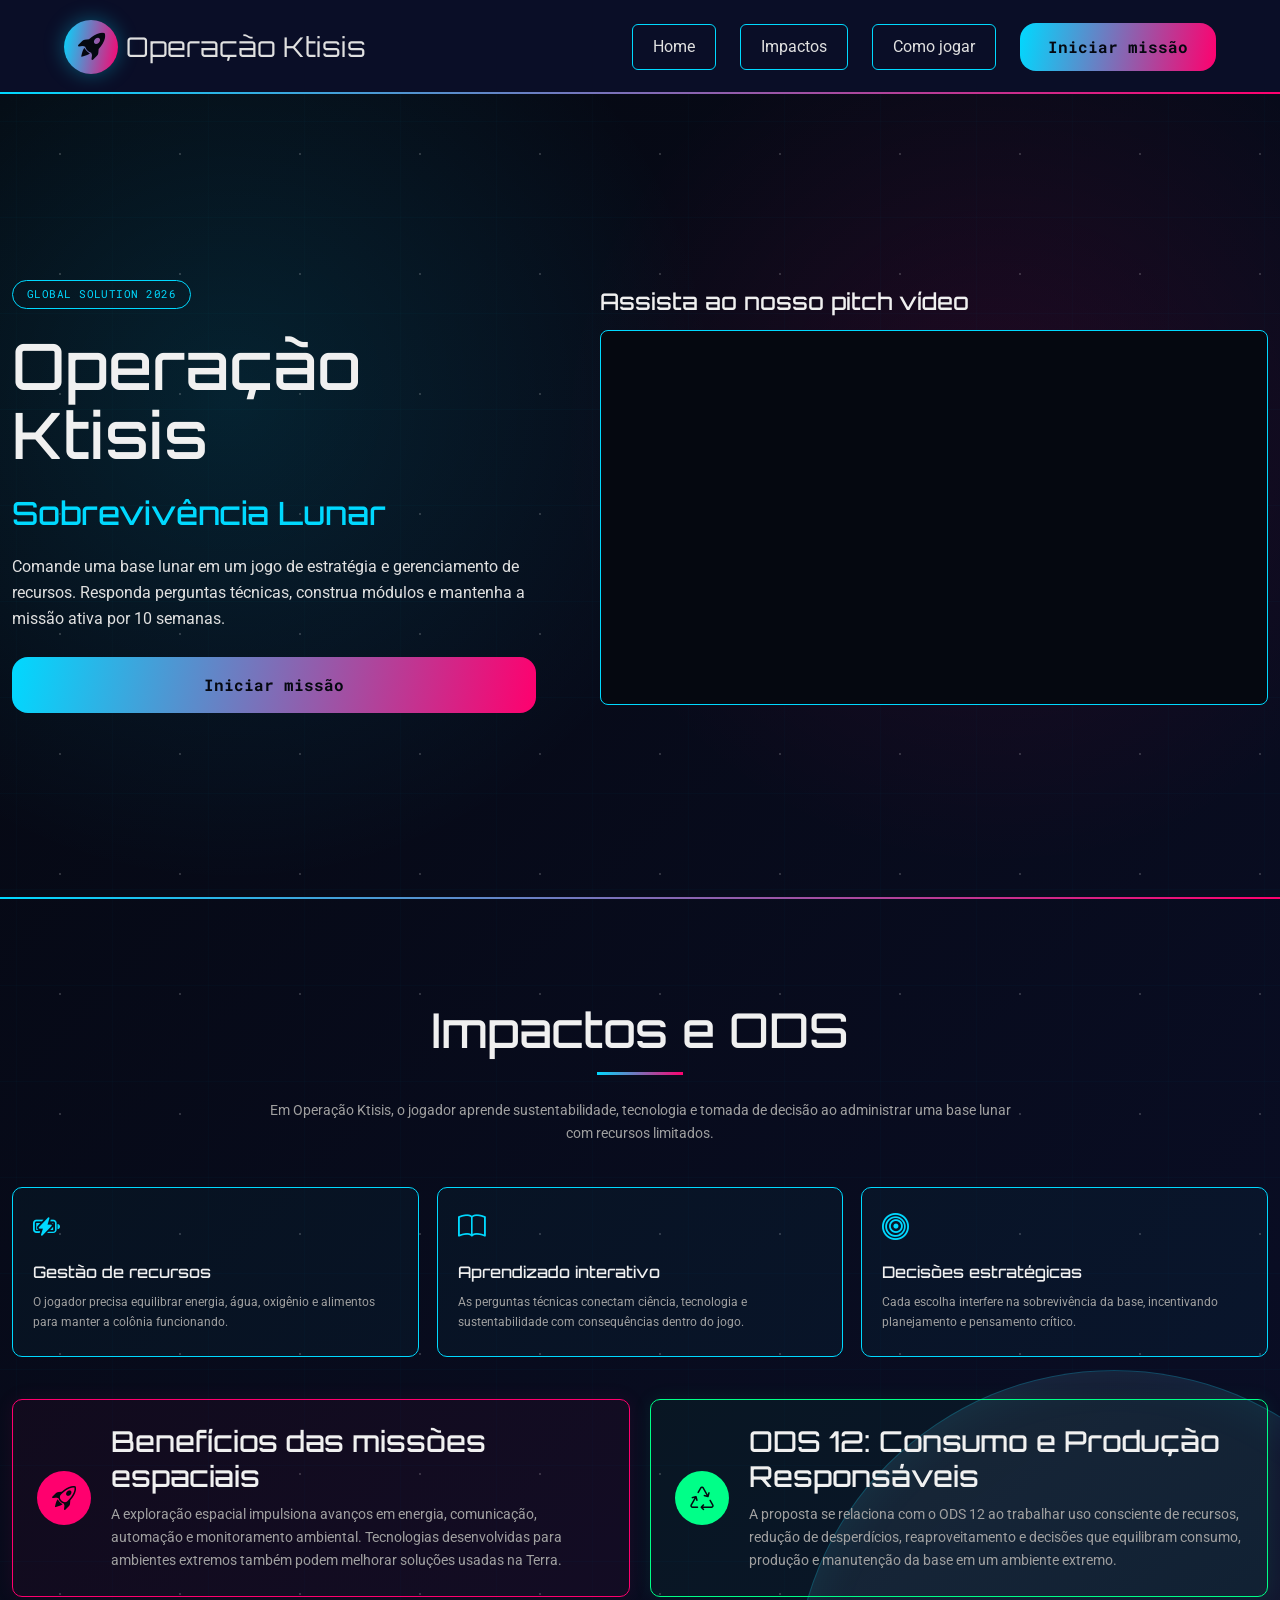
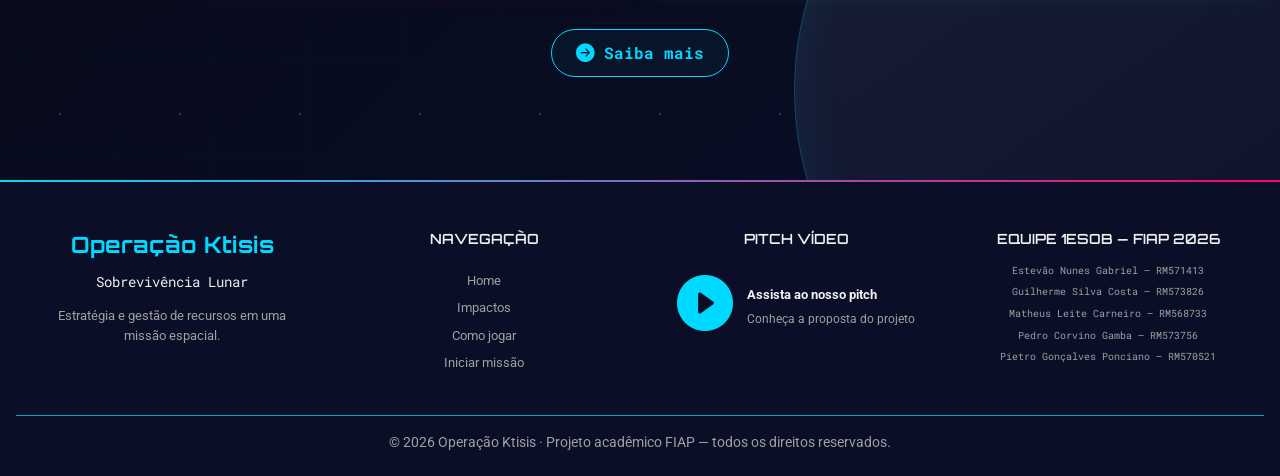
<file: index.html>
<!doctype html>
<html lang="pt-br">
  <head>
    <meta charset="UTF-8" />
    <meta name="viewport" content="width=device-width, initial-scale=1.0" />
    <link
      rel="stylesheet"
      href="https://cdn.jsdelivr.net/npm/bootstrap-icons@1.13.1/font/bootstrap-icons.min.css"
    />
    <link
      href="https://cdn.jsdelivr.net/npm/bootstrap@5.3.8/dist/css/bootstrap.min.css"
      rel="stylesheet"
      integrity="sha384-sRIl4kxILFvY47J16cr9ZwB07vP4J8+LH7qKQnuqkuIAvNWLzeN8tE5YBujZqJLB"
      crossorigin="anonymous"
    />
    <link
      rel="icon"
      type="image/svg+xml"
      href="./src/assets/imgs/favicon.svg"
    />
    <link rel="stylesheet" href="./src/css/home.css" />
    <title>Operação Ktisis - Sobrevivência Lunar</title>
  </head>
  <body>
    <header class="borda-gradient-bottom">
      <div class="logo">
        <i class="bi bi-rocket-takeoff-fill logo-icone"></i>
        <p class="logo-texto">Operação Ktisis</p>
      </div>

      <button
        class="menu-hamburguer"
        id="menu-icone"
        type="button"
        aria-label="Abrir menu"
        aria-expanded="false"
      >
        <span></span>
        <span></span>
        <span></span>
      </button>

      <nav id="nav-menu">
        <ul>
          <li><a href="./index.html" class="nav-section">Home</a></li>
          <li>
            <a href="./src/pages/impactos.html" class="nav-section">Impactos</a>
          </li>
          <li>
            <a href="./src/pages/comoJogar.html" class="nav-section"
              >Como jogar</a
            >
          </li>
          <li>
            <a
              href="./src/pages/game-pages/briefing.html"
              class="nav-section botao-iniciar"
              data-game-start
              >Iniciar missão</a
            >
          </li>
        </ul>
      </nav>
    </header>

    <main class="fundo-espacial">
      <div class="container">
        <section class="hero-section borda-gradient-bottom">
          <div class="hero-conteudo">
            <div class="hero-info">
              <span class="hero-tag">Global Solution 2026</span>

              <h1 class="titulo-hero">Operação Ktisis</h1>

              <h2 class="subtitulo-hero">Sobrevivência Lunar</h2>

              <p class="texto-hero">
                Comande uma base lunar em um jogo de estratégia e gerenciamento
                de recursos. Responda perguntas técnicas, construa módulos e
                mantenha a missão ativa por 10 semanas.
              </p>
            </div>

            <div class="botoes-hero">
              <a
                href="./src/pages/game-pages/briefing.html"
                class="botao-iniciar"
                data-game-start
                >Iniciar missão</a
              >
            </div>
          </div>

          <div class="hero-media">
            <h2 class="hero-video-titulo">Assista ao nosso pitch vídeo</h2>

            <div class="hero-video">
              <iframe
                id="pitch-iframe"
                src="https://www.youtube-nocookie.com/embed/LyQNm26bJTY?rel=0&amp;modestbranding=1&amp;iv_load_policy=3&amp;playsinline=1"
                title="Pitch vídeo Operação Ktisis"
                loading="lazy"
                referrerpolicy="strict-origin-when-cross-origin"
                allow="
                  accelerometer;
                  autoplay;
                  clipboard-write;
                  encrypted-media;
                  gyroscope;
                  picture-in-picture;
                  web-share;
                "
                allowfullscreen
              ></iframe>

              <a
                class="hero-video-fallback"
                href="https://youtu.be/LyQNm26bJTY"
                target="_blank"
                rel="noopener noreferrer"
                aria-label="Assistir pitch vídeo Operação Ktisis no YouTube"
              >
                <img
                  src="https://img.youtube.com/vi/LyQNm26bJTY/hqdefault.jpg"
                  alt=""
                  class="hero-video-thumbnail"
                  loading="lazy"
                />
                <span class="hero-video-fallback-conteudo">
                  <span class="hero-video-play" aria-hidden="true">
                    <i class="bi bi-play-fill"></i>
                  </span>
                  <span class="hero-video-fallback-texto">
                    <strong>Assistir no YouTube</strong>
                    <small
                      >Clique aqui para abrir o vídeo no YouTube.</small
                    >
                  </span>
                </span>
              </a>
            </div>
          </div>
        </section>
      </div>

      <section class="impacto-section">
        <div class="container impacto-conteudo">
          <h2 class="titulo-section">Impactos e ODS</h2>

          <p class="impacto-descricao">
            Em Operação Ktisis, o jogador aprende sustentabilidade, tecnologia e
            tomada de decisão ao administrar uma base lunar com recursos
            limitados.
          </p>

          <div class="cards-impacto">
            <article class="card-impacto">
              <i class="bi bi-battery-charging" aria-hidden="true"></i>
              <h3>Gestão de recursos</h3>
              <p>
                O jogador precisa equilibrar energia, água, oxigênio e alimentos
                para manter a colônia funcionando.
              </p>
            </article>

            <article class="card-impacto">
              <i class="bi bi-book" aria-hidden="true"></i>
              <h3>Aprendizado interativo</h3>
              <p>
                As perguntas técnicas conectam ciência, tecnologia e
                sustentabilidade com consequências dentro do jogo.
              </p>
            </article>

            <article class="card-impacto">
              <i class="bi bi-bullseye" aria-hidden="true"></i>
              <h3>Decisões estratégicas</h3>
              <p>
                Cada escolha interfere na sobrevivência da base, incentivando
                planejamento e pensamento crítico.
              </p>
            </article>
          </div>

          <div class="destaques-impacto">
            <article class="missoes-destaque">
              <i class="bi bi-rocket-takeoff" aria-hidden="true"></i>
              <div>
                <h3>Benefícios das missões espaciais</h3>
                <p>
                  A exploração espacial impulsiona avanços em energia,
                  comunicação, automação e monitoramento ambiental. Tecnologias
                  desenvolvidas para ambientes extremos também podem melhorar
                  soluções usadas na Terra.
                </p>
              </div>
            </article>

            <article class="ods-destaque">
              <i class="bi bi-recycle" aria-hidden="true"></i>
              <div>
                <h3>ODS 12: Consumo e Produção Responsáveis</h3>
                <p>
                  A proposta se relaciona com o ODS 12 ao trabalhar uso
                  consciente de recursos, redução de desperdícios,
                  reaproveitamento e decisões que equilibram consumo, produção e
                  manutenção da base em um ambiente extremo.
                </p>
              </div>
            </article>
          </div>
          <div class="impacto-saiba-mais">
            <a href="./src/pages/impactos.html">
              <i class="bi bi-arrow-right-circle-fill" aria-hidden="true"></i>
              <span>Saiba mais</span>
            </a>
          </div>
        </div>
      </section>
    </main>

    <footer class="footer-section">
      <div class="footer-container">
        <div class="footer-grid">
          <section class="footer-marca">
            <a href="./index.html" class="footer-logo">Operação Ktisis</a>

            <p class="footer-texto-medio">Sobrevivência Lunar</p>

            <p class="footer-texto-fraco">
              Estratégia e gestão de recursos em uma missão espacial.
            </p>
          </section>

          <nav class="footer-navegacao" aria-label="Links do rodapé">
            <p class="footer-titulo">Navegação</p>
            <a href="./index.html" class="footer-navegacao-pagina">Home</a>
            <a href="./src/pages/impactos.html" class="footer-navegacao-pagina"
              >Impactos</a
            >
            <a href="./src/pages/comoJogar.html" class="footer-navegacao-pagina"
              >Como jogar</a
            >
            <a
              href="./src/pages/game-pages/briefing.html"
              class="footer-navegacao-pagina"
              data-game-start
              >Iniciar missão</a
            >
          </nav>

          <section class="footer-pitch">
            <p class="footer-titulo">Pitch vídeo</p>

            <a href="https://youtu.be/LyQNm26bJTY" target="_blank" rel="noopener noreferrer" class="footer-pitch-link">
              <i class="bi bi-play-circle-fill" aria-hidden="true"></i>
              <span>
                <strong>Assista ao nosso pitch</strong>
                <small>Conheça a proposta do projeto</small>
              </span>
            </a>
          </section>

          <section class="footer-equipe">
            <p class="footer-titulo">Equipe 1ESOB — FIAP 2026</p>
            <ul>
              <li>Estevão Nunes Gabriel — RM571413</li>
              <li>Guilherme Silva Costa — RM573826</li>
              <li>Matheus Leite Carneiro — RM568733</li>
              <li>Pedro Corvino Gamba — RM573756</li>
              <li>Pietro Gonçalves Ponciano — RM570521</li>
            </ul>
          </section>
        </div>

        <p class="footer-copyright">
          © 2026 Operação Ktisis · Projeto acadêmico FIAP — todos os direitos
          reservados.
        </p>
      </div>
    </footer>

    <script
      src="https://cdn.jsdelivr.net/npm/bootstrap@5.3.8/dist/js/bootstrap.bundle.min.js"
      integrity="sha384-FKyoEForCGlyvwx9Hj09JcYn3nv7wiPVlz7YYwJrWVcXK/BmnVDxM+D2scQbITxI"
      crossorigin="anonymous"
    ></script>
    <script src="./src/js/script.js"></script>
    <script src="./src/js/lunar_game/game-config.js"></script>
    <script src="./src/js/lunar_game/game-state.js"></script>
    <script src="./src/js/lunar_game/game.js"></script>
  </body>
</html>
</file>
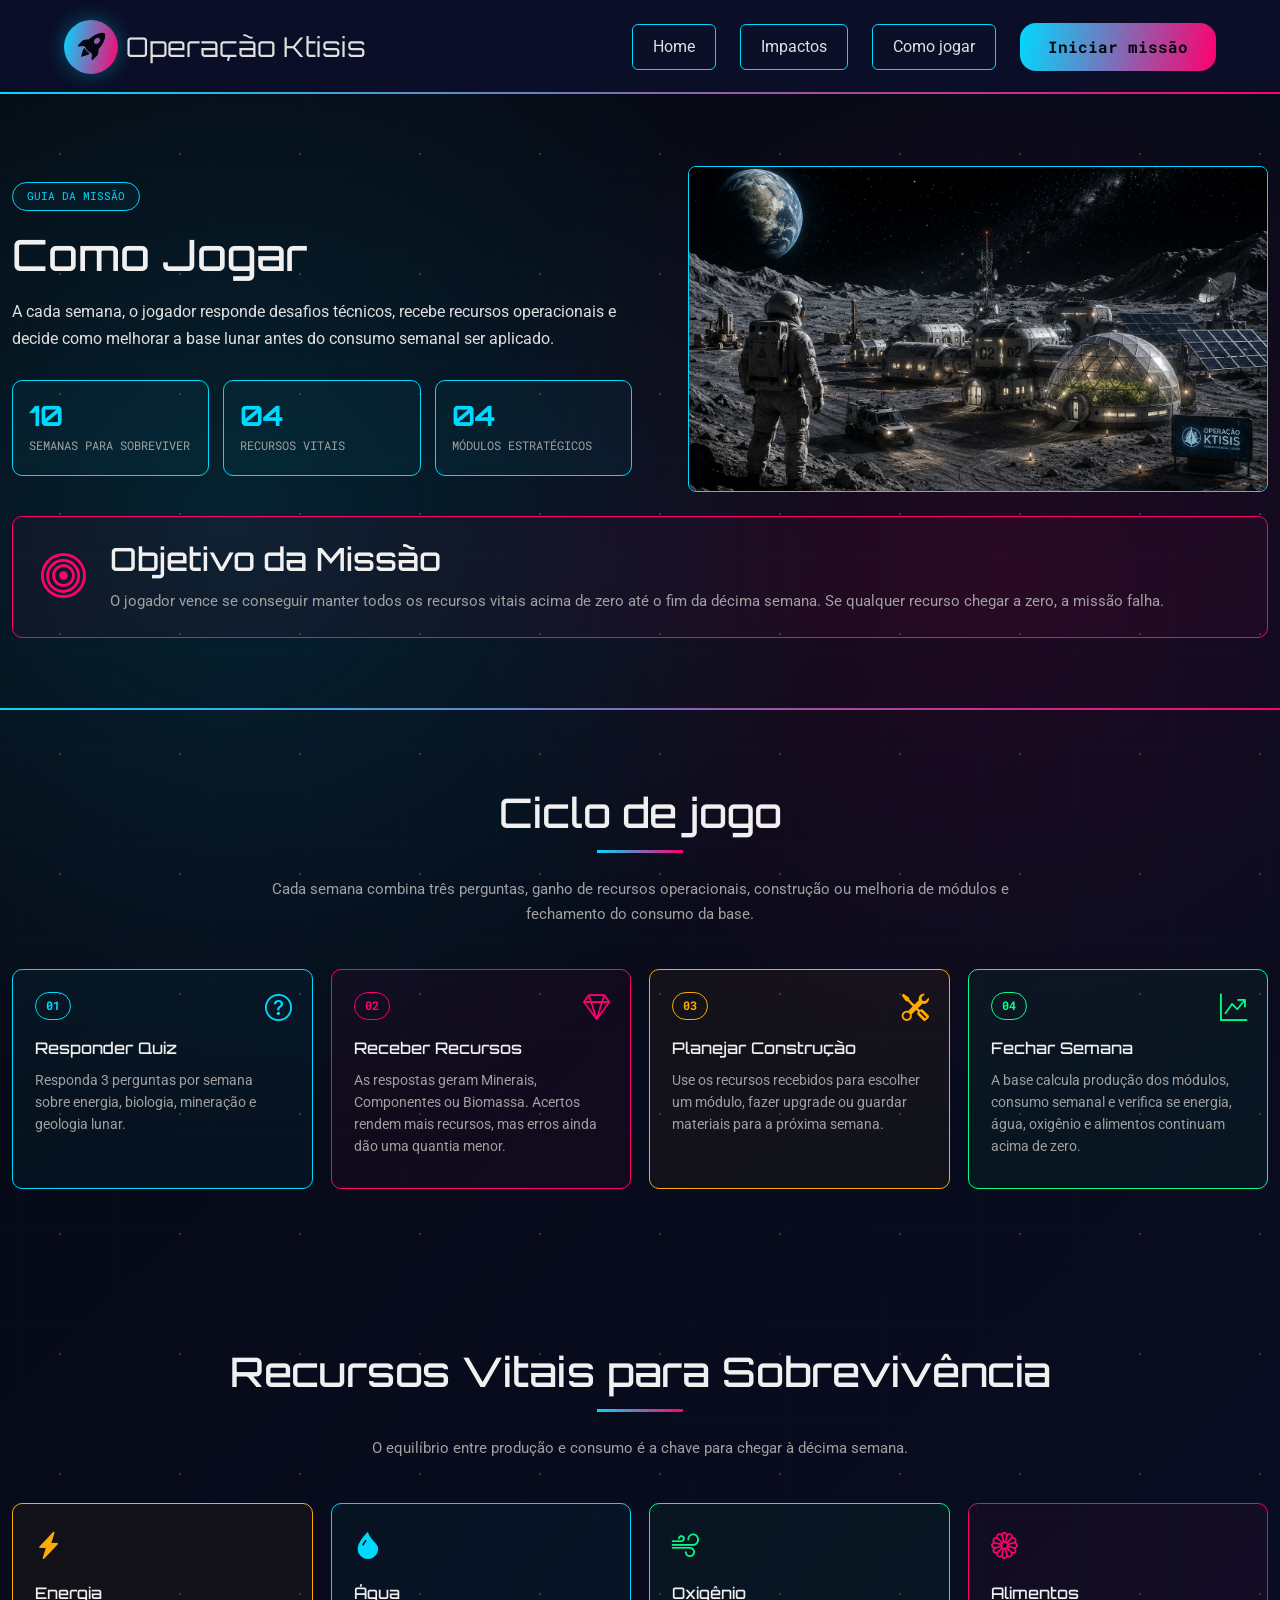
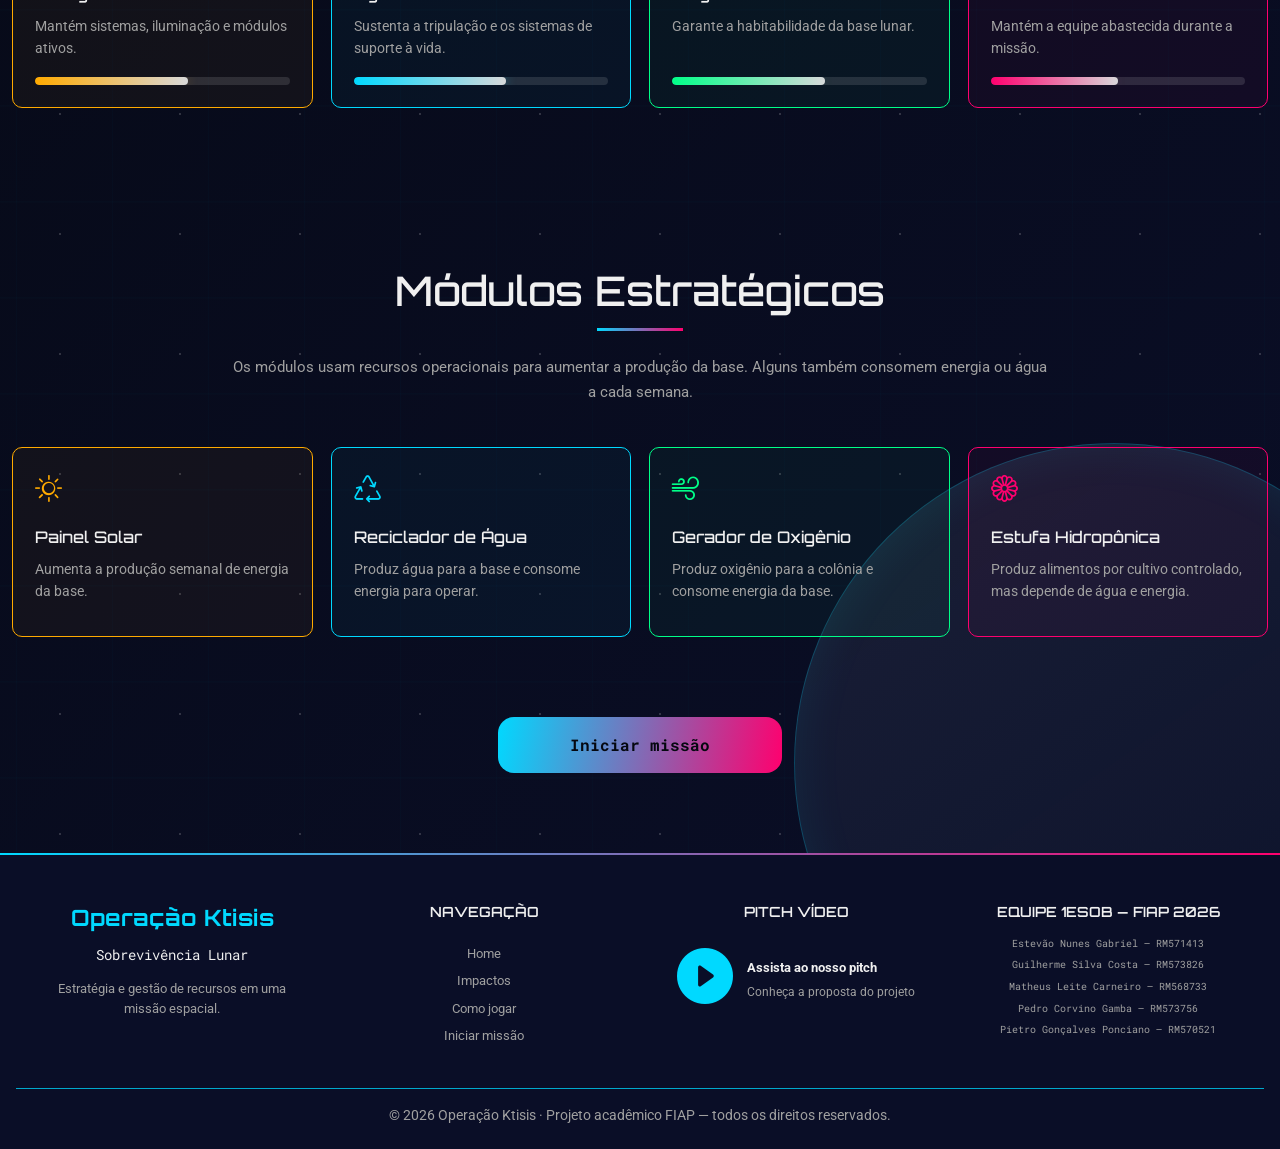
<file: src/pages/comoJogar.html>
<!doctype html>
<html lang="pt-br">
  <head>
    <meta charset="UTF-8" />
    <meta name="viewport" content="width=device-width, initial-scale=1.0" />
    <link
      rel="stylesheet"
      href="https://cdn.jsdelivr.net/npm/bootstrap-icons@1.13.1/font/bootstrap-icons.min.css"
    />
    <link
      href="https://cdn.jsdelivr.net/npm/bootstrap@5.3.8/dist/css/bootstrap.min.css"
      rel="stylesheet"
      integrity="sha384-sRIl4kxILFvY47J16cr9ZwB07vP4J8+LH7qKQnuqkuIAvNWLzeN8tE5YBujZqJLB"
      crossorigin="anonymous"
    />
    <link rel="icon" type="image/svg+xml" href="../assets/imgs/favicon.svg" />
    <link rel="stylesheet" href="../css/comoJogar.css" />
    <title>Operação Ktisis - Sobrevivência Lunar</title>
  </head>
  <body>
    <header class="borda-gradient-bottom">
      <div class="logo">
        <i class="bi bi-rocket-takeoff-fill logo-icone"></i>
        <p class="logo-texto">Operação Ktisis</p>
      </div>

      <button
        class="menu-hamburguer"
        id="menu-icone"
        type="button"
        aria-label="Abrir menu"
        aria-expanded="false"
      >
        <span></span>
        <span></span>
        <span></span>
      </button>

      <nav id="nav-menu">
        <ul>
          <li><a href="../../index.html" class="nav-section">Home</a></li>
          <li>
            <a href="./impactos.html" class="nav-section">Impactos</a>
          </li>
          <li>
            <a href="./comoJogar.html" class="nav-section">Como jogar</a>
          </li>
          <li>
            <a
              href="./game-pages/briefing.html"
              class="nav-section botao-iniciar"
              data-game-start
              >Iniciar missão</a
            >
          </li>
        </ul>
      </nav>
    </header>

    <main class="fundo-espacial">
      <div class="container">
        <section class="como-jogar-hero borda-gradient-bottom" id="como-jogar">
          <div class="como-jogar-hero-conteudo">
            <span class="como-jogar-tag">Guia da missão</span>

            <h1 class="como-jogar-titulo">Como Jogar</h1>

            <p class="como-jogar-texto">
              A cada semana, o jogador responde desafios técnicos, recebe
              recursos operacionais e decide como melhorar a base lunar antes do
              consumo semanal ser aplicado.
            </p>

            <div class="como-jogar-resumo" aria-label="Resumo da jogabilidade">
              <article>
                <strong>10</strong>
                <span>semanas para sobreviver</span>
              </article>

              <article>
                <strong>04</strong>
                <span>recursos vitais</span>
              </article>

              <article>
                <strong>04</strong>
                <span>módulos estratégicos</span>
              </article>
            </div>
          </div>

          <img
            class="como-jogar-hero-imagem"
            src="../assets/imgs/comoJogar.png"
            alt="Base lunar da missão Operação Ktisis"
          />

          <aside class="objetivo-card card-magenta" id="objetivo">
            <i class="bi bi-bullseye" aria-hidden="true"></i>
            <div>
              <h2>Objetivo da Missão</h2>
              <p>
                O jogador vence se conseguir manter todos os recursos vitais
                acima de zero até o fim da décima semana. Se qualquer recurso
                chegar a zero, a missão falha.
              </p>
            </div>
          </aside>
        </section>
      </div>

      <section class="como-jogar-section">
        <div class="container como-jogar-conteudo">
          <h2 class="como-jogar-section-titulo">Ciclo de jogo</h2>

          <p class="como-jogar-descricao">
            Cada semana combina três perguntas, ganho de recursos operacionais,
            construção ou melhoria de módulos e fechamento do consumo da base.
          </p>

          <div class="como-jogar-lista">
            <article class="como-jogar-card card-cyan">
              <span>01</span>
              <i class="bi bi-question-circle" aria-hidden="true"></i>
              <h3>Responder Quiz</h3>
              <p>
                Responda 3 perguntas por semana sobre energia, biologia,
                mineração e geologia lunar.
              </p>
            </article>

            <article class="como-jogar-card card-magenta">
              <span>02</span>
              <i class="bi bi-gem" aria-hidden="true"></i>
              <h3>Receber Recursos</h3>
              <p>
                As respostas geram Minerais, Componentes ou Biomassa. Acertos
                rendem mais recursos, mas erros ainda dão uma quantia menor.
              </p>
            </article>

            <article class="como-jogar-card card-warning">
              <span>03</span>
              <i class="bi bi-tools" aria-hidden="true"></i>
              <h3>Planejar Construção</h3>
              <p>
                Use os recursos recebidos para escolher um módulo, fazer upgrade
                ou guardar materiais para a próxima semana.
              </p>
            </article>

            <article class="como-jogar-card card-success">
              <span>04</span>
              <i class="bi bi-graph-up-arrow" aria-hidden="true"></i>
              <h3>Fechar Semana</h3>
              <p>
                A base calcula produção dos módulos, consumo semanal e verifica
                se energia, água, oxigênio e alimentos continuam acima de zero.
              </p>
            </article>
          </div>
        </div>
      </section>

      <section class="como-jogar-section" id="recursos">
        <div class="container como-jogar-conteudo">
          <h2 class="como-jogar-section-titulo">
            Recursos Vitais para Sobrevivência
          </h2>

          <p class="como-jogar-descricao">
            O equilíbrio entre produção e consumo é a chave para chegar à décima
            semana.
          </p>

          <div class="recursos-lista">
            <article class="recurso-card card-warning">
              <i class="bi bi-lightning-charge-fill" aria-hidden="true"></i>
              <h3>Energia</h3>
              <p>Mantém sistemas, iluminação e módulos ativos.</p>
              <div class="recurso-barra" aria-hidden="true">
                <span style="--progress: 60%"></span>
              </div>
            </article>

            <article class="recurso-card card-cyan">
              <i class="bi bi-droplet-fill" aria-hidden="true"></i>
              <h3>Água</h3>
              <p>Sustenta a tripulação e os sistemas de suporte à vida.</p>
              <div class="recurso-barra" aria-hidden="true">
                <span style="--progress: 60%"></span>
              </div>
            </article>

            <article class="recurso-card card-success">
              <i class="bi bi-wind" aria-hidden="true"></i>
              <h3>Oxigênio</h3>
              <p>Garante a habitabilidade da base lunar.</p>
              <div class="recurso-barra" aria-hidden="true">
                <span style="--progress: 60%"></span>
              </div>
            </article>

            <article class="recurso-card card-magenta">
              <i class="bi bi-flower1" aria-hidden="true"></i>
              <h3>Alimentos</h3>
              <p>Mantém a equipe abastecida durante a missão.</p>
              <div class="recurso-barra" aria-hidden="true">
                <span style="--progress: 50%"></span>
              </div>
            </article>
          </div>
        </div>
      </section>

      <section class="como-jogar-section" id="modulos">
        <div class="container como-jogar-conteudo">
          <h2 class="como-jogar-section-titulo">Módulos Estratégicos</h2>

          <p class="como-jogar-descricao">
            Os módulos usam recursos operacionais para aumentar a produção da
            base. Alguns também consomem energia ou água a cada semana.
          </p>

          <div class="modulos-como-jogar-lista">
            <article class="modulo-como-jogar-card card-warning">
              <i class="bi bi-sun" aria-hidden="true"></i>
              <h3>Painel Solar</h3>
              <p>Aumenta a produção semanal de energia da base.</p>
            </article>

            <article class="modulo-como-jogar-card card-cyan">
              <i class="bi bi-recycle" aria-hidden="true"></i>
              <h3>Reciclador de Água</h3>
              <p>Produz água para a base e consome energia para operar.</p>
            </article>

            <article class="modulo-como-jogar-card card-success">
              <i class="bi bi-wind" aria-hidden="true"></i>
              <h3>Gerador de Oxigênio</h3>
              <p>Produz oxigênio para a colônia e consome energia da base.</p>
            </article>

            <article class="modulo-como-jogar-card card-magenta">
              <i class="bi bi-flower1" aria-hidden="true"></i>
              <h3>Estufa Hidropônica</h3>
              <p>
                Produz alimentos por cultivo controlado, mas depende de água e
                energia.
              </p>
            </article>
          </div>
        </div>
      </section>

      <section class="como-jogar-cta-section">
        <div class="container como-jogar-cta">
          <a
            href="./game-pages/briefing.html"
            class="botao-iniciar"
            data-game-start
            >Iniciar missão</a
          >
        </div>
      </section>
    </main>

    <footer class="footer-section">
      <div class="footer-container">
        <div class="footer-grid">
          <section class="footer-marca">
            <a href="../../index.html" class="footer-logo">Operação Ktisis</a>

            <p class="footer-texto-medio">Sobrevivência Lunar</p>

            <p class="footer-texto-fraco">
              Estratégia e gestão de recursos em uma missão espacial.
            </p>
          </section>

          <nav class="footer-navegacao" aria-label="Links do rodapé">
            <p class="footer-titulo">Navegação</p>
            <a href="../../index.html" class="footer-navegacao-pagina">Home</a>
            <a href="./impactos.html" class="footer-navegacao-pagina"
              >Impactos</a
            >
            <a href="./comoJogar.html" class="footer-navegacao-pagina"
              >Como jogar</a
            >
            <a
              href="./game-pages/briefing.html"
              class="footer-navegacao-pagina"
              data-game-start
              >Iniciar missão</a
            >
          </nav>

          <section class="footer-pitch">
            <p class="footer-titulo">Pitch vídeo</p>

            <a href="https://youtu.be/LyQNm26bJTY" target="_blank" rel="noopener noreferrer" class="footer-pitch-link">
              <i class="bi bi-play-circle-fill" aria-hidden="true"></i>
              <span>
                <strong>Assista ao nosso pitch</strong>
                <small>Conheça a proposta do projeto</small>
              </span>
            </a>
          </section>

          <section class="footer-equipe">
            <p class="footer-titulo">Equipe 1ESOB — FIAP 2026</p>
            <ul>
              <li>Estevão Nunes Gabriel — RM571413</li>
              <li>Guilherme Silva Costa — RM573826</li>
              <li>Matheus Leite Carneiro — RM568733</li>
              <li>Pedro Corvino Gamba — RM573756</li>
              <li>Pietro Gonçalves Ponciano — RM570521</li>
            </ul>
          </section>
        </div>

        <p class="footer-copyright">
          © 2026 Operação Ktisis · Projeto acadêmico FIAP — todos os direitos
          reservados.
        </p>
      </div>
    </footer>

    <script
      src="https://cdn.jsdelivr.net/npm/bootstrap@5.3.8/dist/js/bootstrap.bundle.min.js"
      integrity="sha384-FKyoEForCGlyvwx9Hj09JcYn3nv7wiPVlz7YYwJrWVcXK/BmnVDxM+D2scQbITxI"
      crossorigin="anonymous"
    ></script>
    <script src="../js/script.js"></script>
    <script src="../js/lunar_game/game-config.js"></script>
    <script src="../js/lunar_game/game-state.js"></script>
    <script src="../js/lunar_game/game.js"></script>
  </body>
</html>
</file>
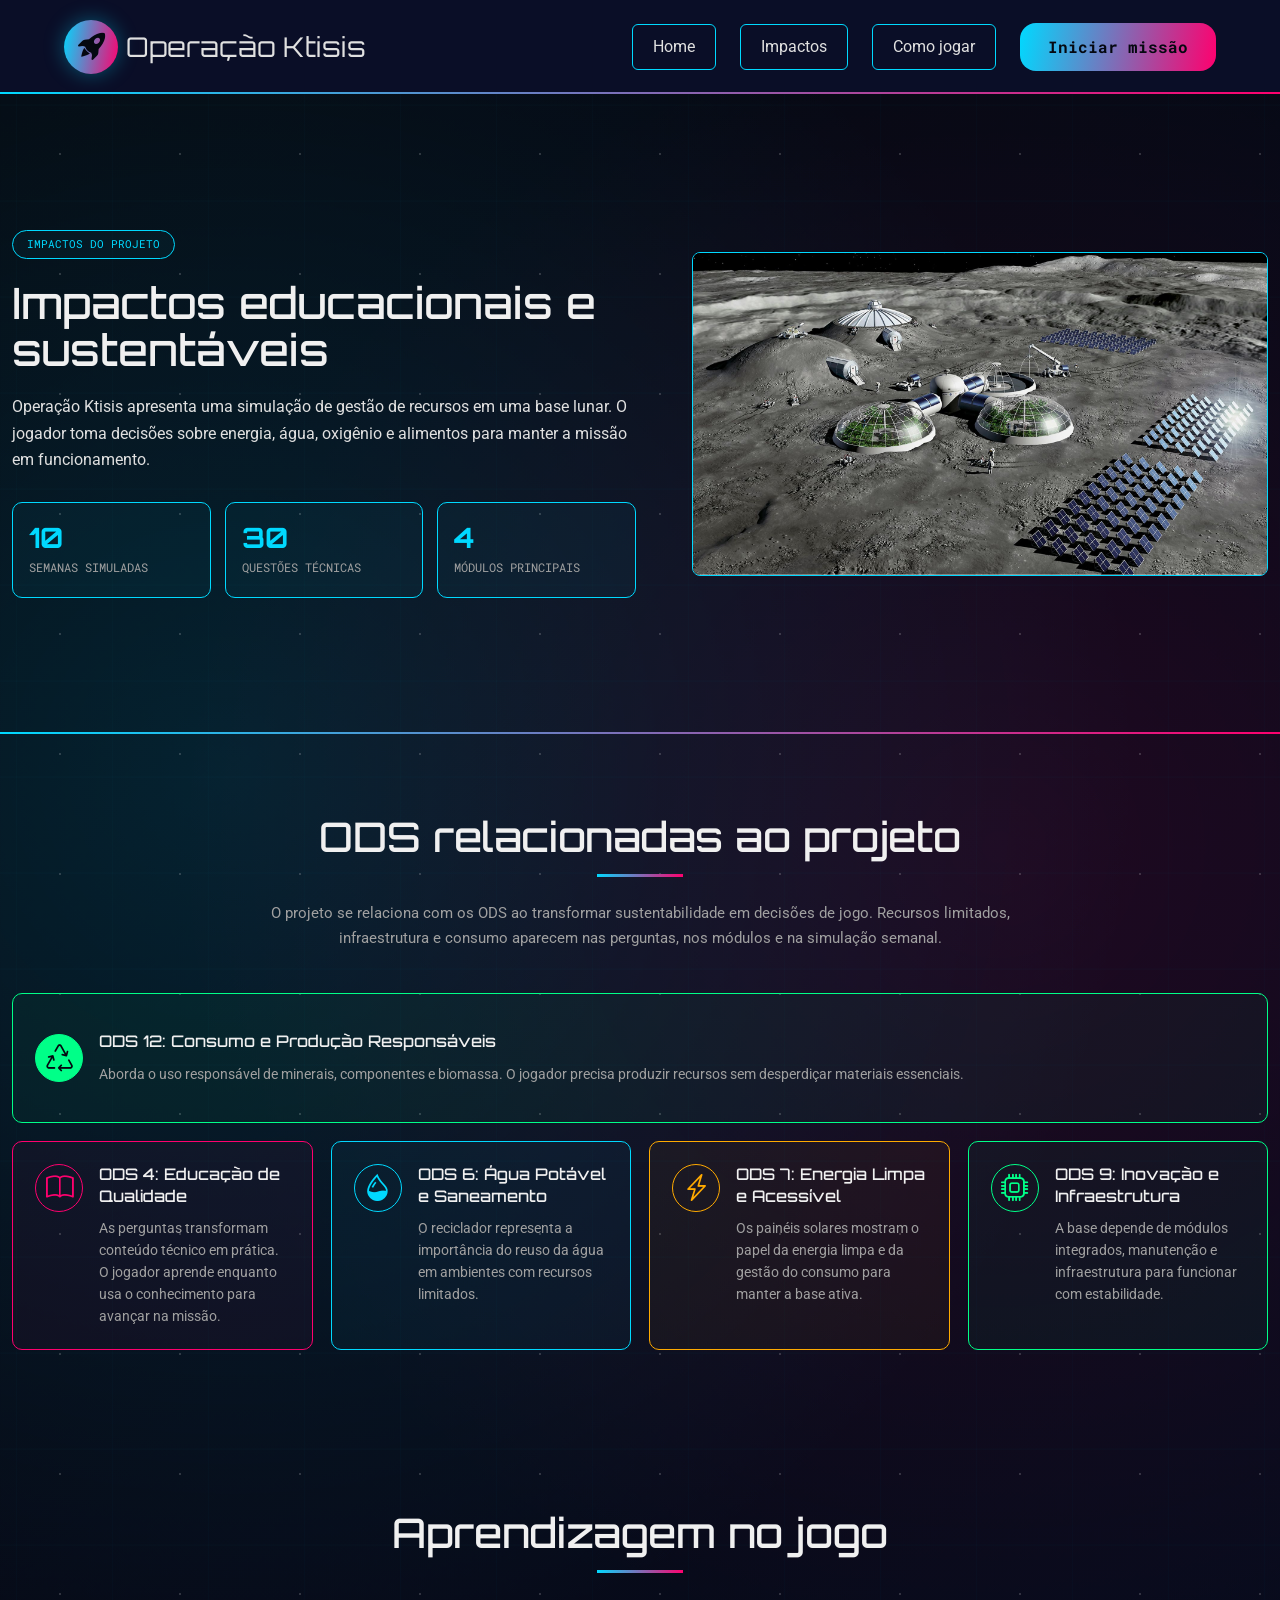
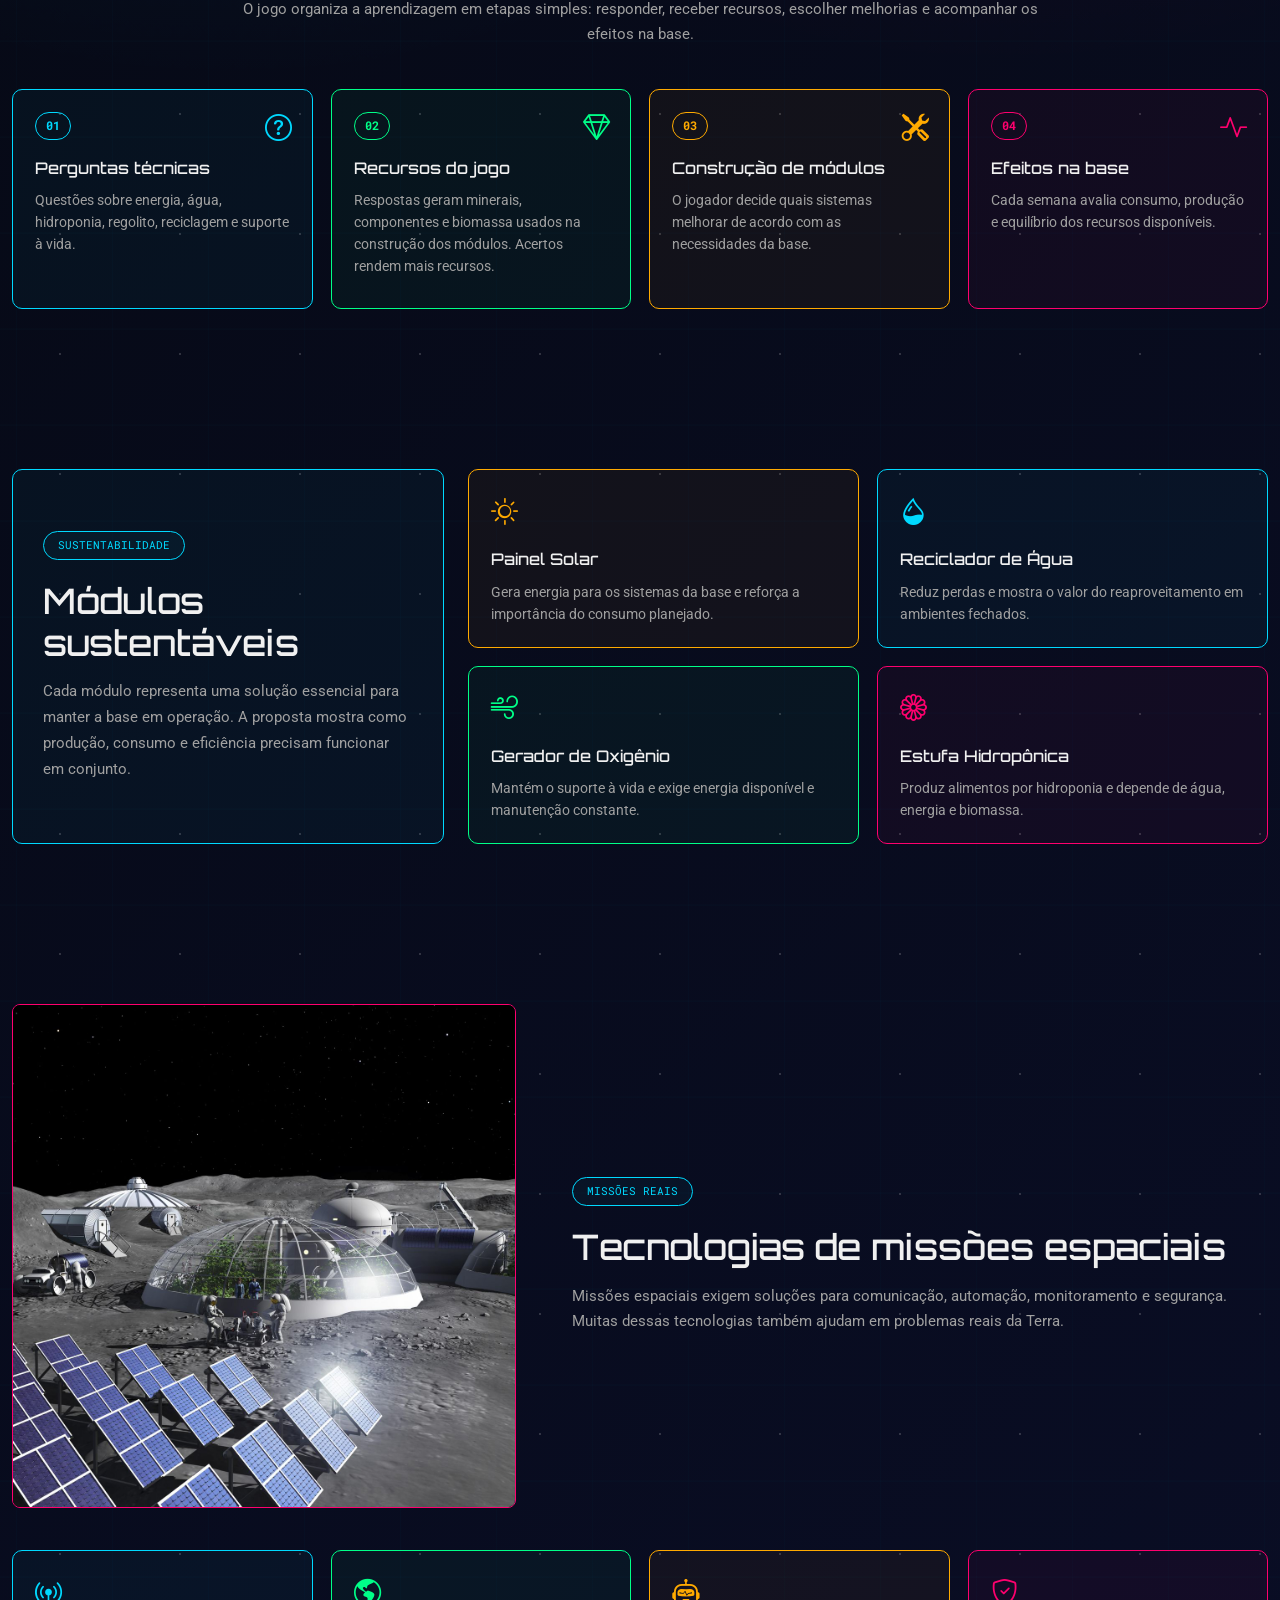
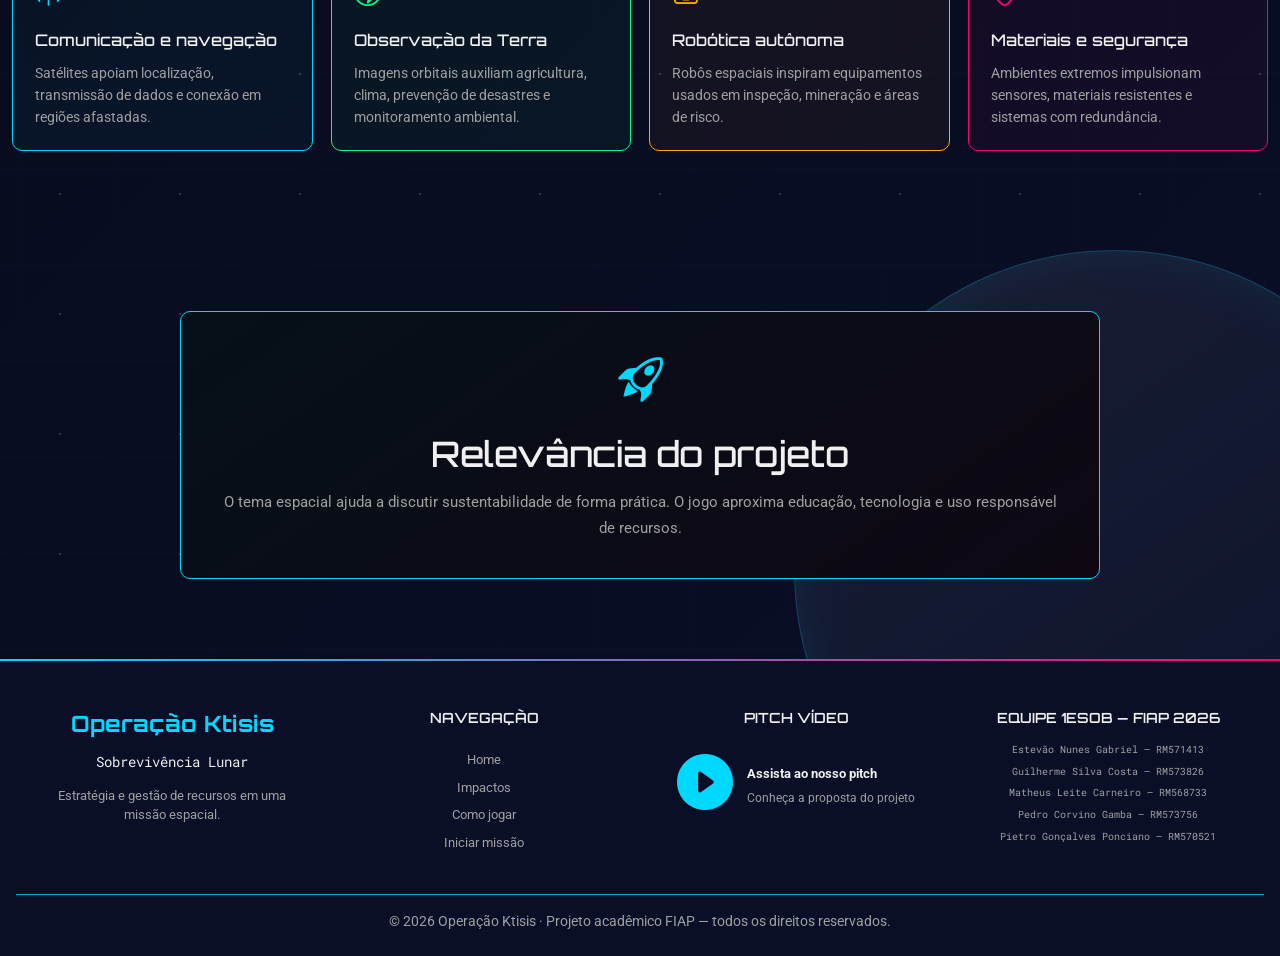
<file: src/pages/impactos.html>
<!doctype html>
<html lang="pt-br">
  <head>
    <meta charset="UTF-8" />
    <meta name="viewport" content="width=device-width, initial-scale=1.0" />
    <link
      rel="stylesheet"
      href="https://cdn.jsdelivr.net/npm/bootstrap-icons@1.13.1/font/bootstrap-icons.min.css"
    />
    <link
      href="https://cdn.jsdelivr.net/npm/bootstrap@5.3.8/dist/css/bootstrap.min.css"
      rel="stylesheet"
      integrity="sha384-sRIl4kxILFvY47J16cr9ZwB07vP4J8+LH7qKQnuqkuIAvNWLzeN8tE5YBujZqJLB"
      crossorigin="anonymous"
    />
    <link rel="icon" type="image/svg+xml" href="../assets/imgs/favicon.svg" />
    <link rel="stylesheet" href="../css/impactos.css" />
    <title>Operação Ktisis - Sobrevivência Lunar</title>
  </head>
  <body>
    <header class="borda-gradient-bottom">
      <div class="logo">
        <i class="bi bi-rocket-takeoff-fill logo-icone"></i>
        <p class="logo-texto">Operação Ktisis</p>
      </div>

      <button
        class="menu-hamburguer"
        id="menu-icone"
        type="button"
        aria-label="Abrir menu"
        aria-expanded="false"
      >
        <span></span>
        <span></span>
        <span></span>
      </button>

      <nav id="nav-menu">
        <ul>
          <li><a href="../../index.html" class="nav-section">Home</a></li>
          <li>
            <a href="./impactos.html" class="nav-section">Impactos</a>
          </li>
          <li>
            <a href="./comoJogar.html" class="nav-section">Como jogar</a>
          </li>
          <li>
            <a
              href="./game-pages/briefing.html"
              class="nav-section botao-iniciar"
              data-game-start
              >Iniciar missão</a
            >
          </li>
        </ul>
      </nav>
    </header>

    <main class="fundo-espacial">
      <div class="container">
        <section class="impactos-hero borda-gradient-bottom">
          <div class="impactos-hero-conteudo">
            <span class="impactos-tag">Impactos do projeto</span>

            <h1 class="impactos-titulo">
              Impactos educacionais e sustentáveis
            </h1>

            <p class="impactos-texto">
              Operação Ktisis apresenta uma simulação de gestão de recursos em
              uma base lunar. O jogador toma decisões sobre energia, água,
              oxigênio e alimentos para manter a missão em funcionamento.
            </p>

            <div class="impactos-resumo" aria-label="Resumo de impacto">
              <article>
                <strong>10</strong>
                <span>semanas simuladas</span>
              </article>
              <article>
                <strong>30</strong>
                <span>questões técnicas</span>
              </article>
              <article>
                <strong>4</strong>
                <span>módulos principais</span>
              </article>
            </div>
          </div>

          <img
            class="impactos-hero-imagem"
            src="../assets/imgs/base-lunar.jpg"
            alt="Base lunar com estufas, módulos habitacionais e painéis solares"
          />
        </section>
      </div>

      <section class="impactos-section">
        <div class="container impactos-conteudo">
          <h2 class="impactos-section-titulo">ODS relacionadas ao projeto</h2>

          <p class="impactos-descricao">
            O projeto se relaciona com os ODS ao transformar sustentabilidade em
            decisões de jogo. Recursos limitados, infraestrutura e consumo
            aparecem nas perguntas, nos módulos e na simulação semanal.
          </p>

          <div class="ods-lista">
            <article class="ods-card ods-card-principal card-success">
              <i class="bi bi-recycle" aria-hidden="true"></i>
              <div>
                <h3>ODS 12: Consumo e Produção Responsáveis</h3>
                <p>
                  Aborda o uso responsável de minerais, componentes e biomassa.
                  O jogador precisa produzir recursos sem desperdiçar materiais
                  essenciais.
                </p>
              </div>
            </article>

            <article class="ods-card card-magenta">
              <i class="bi bi-book" aria-hidden="true"></i>
              <div>
                <h3>ODS 4: Educação de Qualidade</h3>
                <p>
                  As perguntas transformam conteúdo técnico em prática. O
                  jogador aprende enquanto usa o conhecimento para avançar na
                  missão.
                </p>
              </div>
            </article>

            <article class="ods-card card-cyan">
              <i class="bi bi-droplet-half" aria-hidden="true"></i>
              <div>
                <h3>ODS 6: Água Potável e Saneamento</h3>
                <p>
                  O reciclador representa a importância do reuso da água em
                  ambientes com recursos limitados.
                </p>
              </div>
            </article>

            <article class="ods-card card-warning">
              <i class="bi bi-lightning-charge" aria-hidden="true"></i>
              <div>
                <h3>ODS 7: Energia Limpa e Acessível</h3>
                <p>
                  Os painéis solares mostram o papel da energia limpa e da
                  gestão do consumo para manter a base ativa.
                </p>
              </div>
            </article>

            <article class="ods-card card-success">
              <i class="bi bi-cpu" aria-hidden="true"></i>
              <div>
                <h3>ODS 9: Inovação e Infraestrutura</h3>
                <p>
                  A base depende de módulos integrados, manutenção e
                  infraestrutura para funcionar com estabilidade.
                </p>
              </div>
            </article>
          </div>
        </div>
      </section>

      <section class="impactos-section">
        <div class="container impactos-conteudo">
          <h2 class="impactos-section-titulo">Aprendizagem no jogo</h2>

          <p class="impactos-descricao">
            O jogo organiza a aprendizagem em etapas simples: responder, receber
            recursos, escolher melhorias e acompanhar os efeitos na base.
          </p>

          <div class="ciclo-lista">
            <article class="ciclo-card card-cyan">
              <span>01</span>
              <i class="bi bi-question-circle" aria-hidden="true"></i>
              <h3>Perguntas técnicas</h3>
              <p>
                Questões sobre energia, água, hidroponia, regolito, reciclagem e
                suporte à vida.
              </p>
            </article>

            <article class="ciclo-card card-success">
              <span>02</span>
              <i class="bi bi-gem" aria-hidden="true"></i>
              <h3>Recursos do jogo</h3>
              <p>
                Respostas geram minerais, componentes e biomassa usados na
                construção dos módulos. Acertos rendem mais recursos.
              </p>
            </article>

            <article class="ciclo-card card-warning">
              <span>03</span>
              <i class="bi bi-tools" aria-hidden="true"></i>
              <h3>Construção de módulos</h3>
              <p>
                O jogador decide quais sistemas melhorar de acordo com as
                necessidades da base.
              </p>
            </article>

            <article class="ciclo-card card-magenta">
              <span>04</span>
              <i class="bi bi-activity" aria-hidden="true"></i>
              <h3>Efeitos na base</h3>
              <p>
                Cada semana avalia consumo, produção e equilíbrio dos recursos
                disponíveis.
              </p>
            </article>
          </div>
        </div>
      </section>

      <section class="impactos-section">
        <div class="container impactos-duas-colunas">
          <article class="impacto-bloco">
            <span class="impactos-tag">Sustentabilidade</span>
            <h2>Módulos sustentáveis</h2>
            <p>
              Cada módulo representa uma solução essencial para manter a base em
              operação. A proposta mostra como produção, consumo e eficiência
              precisam funcionar em conjunto.
            </p>
          </article>

          <div class="modulos-lista">
            <article class="modulo-card card-warning">
              <i class="bi bi-sun" aria-hidden="true"></i>
              <h3>Painel Solar</h3>
              <p>
                Gera energia para os sistemas da base e reforça a importância do
                consumo planejado.
              </p>
            </article>

            <article class="modulo-card card-cyan">
              <i class="bi bi-droplet-half" aria-hidden="true"></i>
              <h3>Reciclador de Água</h3>
              <p>
                Reduz perdas e mostra o valor do reaproveitamento em ambientes
                fechados.
              </p>
            </article>

            <article class="modulo-card card-success">
              <i class="bi bi-wind" aria-hidden="true"></i>
              <h3>Gerador de Oxigênio</h3>
              <p>
                Mantém o suporte à vida e exige energia disponível e manutenção
                constante.
              </p>
            </article>

            <article class="modulo-card card-magenta">
              <i class="bi bi-flower1" aria-hidden="true"></i>
              <h3>Estufa Hidropônica</h3>
              <p>
                Produz alimentos por hidroponia e depende de água, energia e
                biomassa.
              </p>
            </article>
          </div>
        </div>
      </section>

      <section class="impactos-section missoes-reais-section">
        <div class="container missoes-reais">
          <img
            class="missoes-reais-imagem"
            src="../assets/imgs/modulos.jpg"
            alt="Módulos lunares com estufa e painéis solares"
          />

          <div class="missoes-reais-conteudo">
            <span class="impactos-tag">Missões reais</span>
            <h2>Tecnologias de missões espaciais</h2>
            <p>
              Missões espaciais exigem soluções para comunicação, automação,
              monitoramento e segurança. Muitas dessas tecnologias também ajudam
              em problemas reais da Terra.
            </p>
          </div>
        </div>

        <div class="container impactos-conteudo">
          <div class="tecnologia-lista">
            <article class="tecnologia-card card-cyan">
              <i class="bi bi-broadcast-pin" aria-hidden="true"></i>
              <h3>Comunicação e navegação</h3>
              <p>
                Satélites apoiam localização, transmissão de dados e conexão em
                regiões afastadas.
              </p>
            </article>

            <article class="tecnologia-card card-success">
              <i class="bi bi-globe-americas" aria-hidden="true"></i>
              <h3>Observação da Terra</h3>
              <p>
                Imagens orbitais auxiliam agricultura, clima, prevenção de
                desastres e monitoramento ambiental.
              </p>
            </article>

            <article class="tecnologia-card card-warning">
              <i class="bi bi-robot" aria-hidden="true"></i>
              <h3>Robótica autônoma</h3>
              <p>
                Robôs espaciais inspiram equipamentos usados em inspeção,
                mineração e áreas de risco.
              </p>
            </article>

            <article class="tecnologia-card card-magenta">
              <i class="bi bi-shield-check" aria-hidden="true"></i>
              <h3>Materiais e segurança</h3>
              <p>
                Ambientes extremos impulsionam sensores, materiais resistentes e
                sistemas com redundância.
              </p>
            </article>
          </div>
        </div>
      </section>

      <section class="impactos-section">
        <div class="container fechamento-impacto">
          <i class="bi bi-rocket-takeoff" aria-hidden="true"></i>
          <h2>Relevância do projeto</h2>
          <p>
            O tema espacial ajuda a discutir sustentabilidade de forma prática.
            O jogo aproxima educação, tecnologia e uso responsável de recursos.
          </p>
        </div>
      </section>
    </main>

    <footer class="footer-section">
      <div class="footer-container">
        <div class="footer-grid">
          <section class="footer-marca">
            <a href="../../index.html" class="footer-logo">Operação Ktisis</a>

            <p class="footer-texto-medio">Sobrevivência Lunar</p>

            <p class="footer-texto-fraco">
              Estratégia e gestão de recursos em uma missão espacial.
            </p>
          </section>

          <nav class="footer-navegacao" aria-label="Links do rodapé">
            <p class="footer-titulo">Navegação</p>
            <a href="../../index.html" class="footer-navegacao-pagina">Home</a>
            <a href="./impactos.html" class="footer-navegacao-pagina"
              >Impactos</a
            >
            <a href="./comoJogar.html" class="footer-navegacao-pagina"
              >Como jogar</a
            >
            <a
              href="./game-pages/briefing.html"
              class="footer-navegacao-pagina"
              data-game-start
              >Iniciar missão</a
            >
          </nav>

          <section class="footer-pitch">
            <p class="footer-titulo">Pitch vídeo</p>

            <a href="https://youtu.be/LyQNm26bJTY" target="_blank" rel="noopener noreferrer" class="footer-pitch-link">
              <i class="bi bi-play-circle-fill" aria-hidden="true"></i>
              <span>
                <strong>Assista ao nosso pitch</strong>
                <small>Conheça a proposta do projeto</small>
              </span>
            </a>
          </section>

          <section class="footer-equipe">
            <p class="footer-titulo">Equipe 1ESOB — FIAP 2026</p>
            <ul>
              <li>Estevão Nunes Gabriel — RM571413</li>
              <li>Guilherme Silva Costa — RM573826</li>
              <li>Matheus Leite Carneiro — RM568733</li>
              <li>Pedro Corvino Gamba — RM573756</li>
              <li>Pietro Gonçalves Ponciano — RM570521</li>
            </ul>
          </section>
        </div>

        <p class="footer-copyright">
          © 2026 Operação Ktisis · Projeto acadêmico FIAP — todos os direitos
          reservados.
        </p>
      </div>
    </footer>

    <script
      src="https://cdn.jsdelivr.net/npm/bootstrap@5.3.8/dist/js/bootstrap.bundle.min.js"
      integrity="sha384-FKyoEForCGlyvwx9Hj09JcYn3nv7wiPVlz7YYwJrWVcXK/BmnVDxM+D2scQbITxI"
      crossorigin="anonymous"
    ></script>
    <script src="../js/script.js"></script>
    <script src="../js/lunar_game/game-config.js"></script>
    <script src="../js/lunar_game/game-state.js"></script>
    <script src="../js/lunar_game/game.js"></script>
  </body>
</html>
</file>
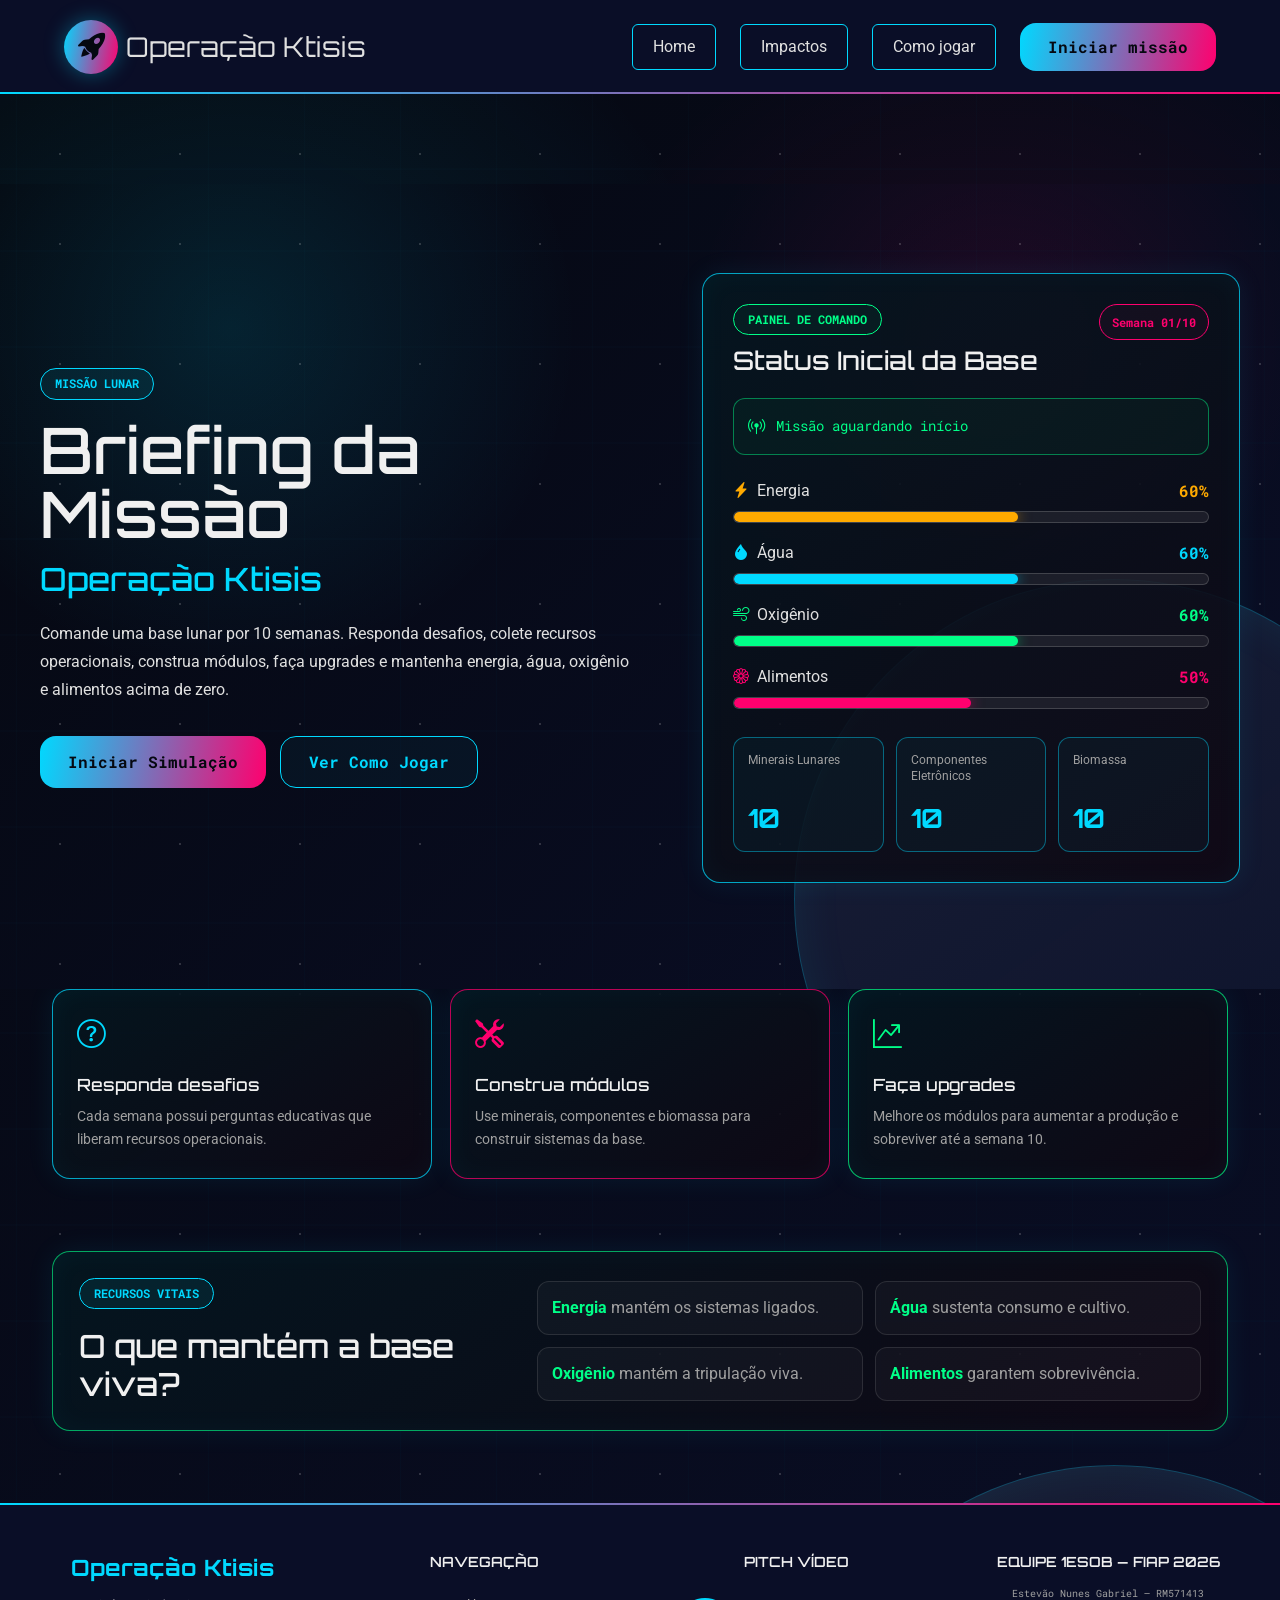
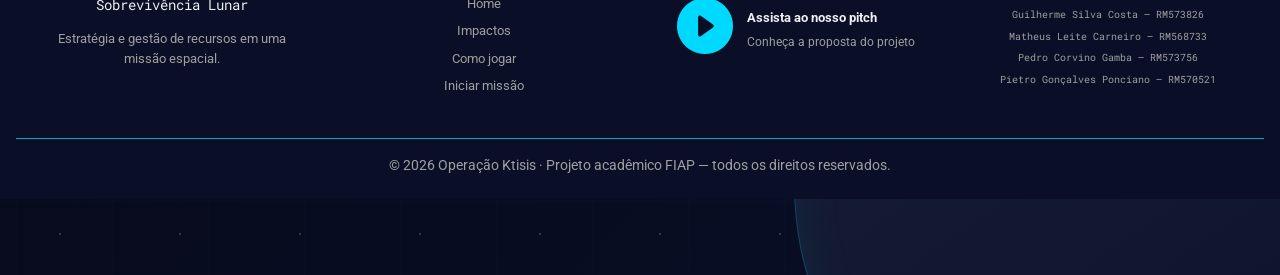
<file: src/pages/jogo.html>
<!doctype html>
<html lang="pt-br">
  <head>
    <meta charset="UTF-8" />
    <meta name="viewport" content="width=device-width, initial-scale=1.0" />
    <link
      rel="stylesheet"
      href="https://cdn.jsdelivr.net/npm/bootstrap-icons@1.13.1/font/bootstrap-icons.min.css"
    />
    <link
      href="https://cdn.jsdelivr.net/npm/bootstrap@5.3.8/dist/css/bootstrap.min.css"
      rel="stylesheet"
      integrity="sha384-sRIl4kxILFvY47J16cr9ZwB07vP4J8+LH7qKQnuqkuIAvNWLzeN8tE5YBujZqJLB"
      crossorigin="anonymous"
    />
    <link rel="icon" type="image/svg+xml" href="../assets/imgs/favicon.svg" />
    <link rel="stylesheet" href="../css/global-style.css" />
    <link rel="stylesheet" href="../css/jogo.css" />
    <title>Operação Ktisis - Sobrevivência Lunar</title>
  </head>
  <body>
    <header class="borda-gradient-bottom">
      <div class="logo">
        <i class="bi bi-rocket-takeoff-fill logo-icone"></i>
        <p class="logo-texto">Operação Ktisis</p>
      </div>

      <button
        class="menu-hamburguer"
        id="menu-icone"
        type="button"
        aria-label="Abrir menu"
        aria-expanded="false"
      >
        <span></span>
        <span></span>
        <span></span>
      </button>

      <nav id="nav-menu">
        <ul>
          <li><a href="../../index.html" class="nav-section">Home</a></li>
          <li>
            <a href="./impactos.html" class="nav-section">Impactos</a>
          </li>
          <li>
            <a href="./comoJogar.html" class="nav-section">Como jogar</a>
          </li>
          <li>
            <a href="./game-pages/briefing.html" class="nav-section botao-iniciar"
              >Iniciar missão</a
            >
          </li>
        </ul>
      </nav>
    </header>

    <main class="game-page">
      <section class="game-briefing">
    <main>
      <!-- TELA DE BRIEFING (Visível inicialmente) -->
      <section id="briefing-section" class="game-page">
        <div class="container game-briefing-grid">
          <div class="mission-copy">
            <span class="mission-tag">Missão Lunar</span>
            <h1>Briefing da Missão</h1>
            <h2>Operação Ktisis</h2>
            <p>
              Comande uma base lunar por 10 semanas. Responda desafios, colete
              recursos operacionais, construa módulos, faça upgrades e mantenha
              energia, água, oxigênio e alimentos acima de zero.
            </p>

            <div class="mission-actions">
              <a href="./game-pages/briefing.html" class="botao-iniciar">Iniciar Simulação</a>
              <a href="./comoJogar.html" class="botao-iniciar button-secondary"
                >Ver Como Jogar</a
              >
            </div>
          </div>

          <aside class="mission-panel" aria-label="Status inicial da base">
            <div class="mission-panel-header">
              <div>
                <span class="panel-kicker">Painel de comando</span>
                <h2>Status Inicial da Base</h2>
              </div>
              <span class="week-badge">Semana 01/10</span>
            </div>

            <div class="base-status">
              <i class="bi bi-broadcast-pin" aria-hidden="true"></i>
              <span>Missão aguardando início</span>
            </div>

            <div class="vital-resources" aria-label="Recursos vitais iniciais">
              <article class="resource-row resource-energy">
                <div class="resource-label">
                  <span><i class="bi bi-lightning-charge-fill"></i>Energia</span>
                  <strong>60%</strong>
                </div>
                <div class="resource-bar" aria-hidden="true">
                  <span style="--progress: 60%"></span>
                </div>
              </article>

              <article class="resource-row resource-water">
                <div class="resource-label">
                  <span><i class="bi bi-droplet-fill"></i>Água</span>
                  <strong>60%</strong>
                </div>
                <div class="resource-bar" aria-hidden="true">
                  <span style="--progress: 60%"></span>
                </div>
              </article>

              <article class="resource-row resource-oxygen">
                <div class="resource-label">
                  <span><i class="bi bi-wind"></i>Oxigênio</span>
                  <strong>60%</strong>
                </div>
                <div class="resource-bar" aria-hidden="true">
                  <span style="--progress: 60%"></span>
                </div>
              </article>

              <article class="resource-row resource-food">
                <div class="resource-label">
                  <span><i class="bi bi-flower1"></i>Alimentos</span>
                  <strong>50%</strong>
                </div>
                <div class="resource-bar" aria-hidden="true">
                  <span style="--progress: 50%"></span>
                </div>
              </article>
            </div>

            <div
              class="operational-resources"
              aria-label="Recursos operacionais iniciais"
            >
              <article>
                <span>Minerais Lunares</span>
                <strong>10</strong>
              </article>
              <article>
                <span>Componentes Eletrônicos</span>
                <strong>10</strong>
              </article>
              <article>
                <span>Biomassa</span>
                <strong>10</strong>
              </article>
            </div>
          </aside>
        </div>
      </section>

      <section class="game-rules-preview">
        <div class="container rules-grid">
          <article class="rule-card">
            <i class="bi bi-question-circle" aria-hidden="true"></i>
            <h2>Responda desafios</h2>
            <p>
              Cada semana possui perguntas educativas que liberam recursos
              operacionais.
            </p>
          </article>

          <article class="rule-card">
            <i class="bi bi-tools" aria-hidden="true"></i>
            <h2>Construa módulos</h2>
            <p>
              Use minerais, componentes e biomassa para construir sistemas da
              base.
            </p>
          </article>

          <article class="rule-card">
            <i class="bi bi-graph-up-arrow" aria-hidden="true"></i>
            <h2>Faça upgrades</h2>
            <p>
              Melhore os módulos para aumentar a produção e sobreviver até a
              semana 10.
            </p>
          </article>
        </div>
      </section>

      <section class="vitals-preview">
        <div class="container">
          <article class="vitals-card">
            <div class="vitals-heading">
              <span class="mission-tag">Recursos Vitais</span>
              <h2>O que mantém a base viva?</h2>
            </div>

            <div class="vitals-list">
              <p><strong>Energia</strong> mantém os sistemas ligados.</p>
              <p><strong>Água</strong> sustenta consumo e cultivo.</p>
              <p><strong>Oxigênio</strong> mantém a tripulação viva.</p>
              <p><strong>Alimentos</strong> garantem sobrevivência.</p>
            </div>
          </article>
        </div>
      </section>

      <!-- TELA DO JOGO (Oculta inicialmente) -->
      <section id="game-section" class="game-interface" style="display: none;">
        <div class="game-container">
          <!-- Painel Esquerdo: Controles e Status -->
          <aside class="game-sidebar">
            <div class="game-header">
              <h1 id="week-title" class="game-week">Semana 1</h1>
              <p id="game-status" class="game-status-text">Início da Missão</p>
            </div>

            <!-- Recursos Vitais -->
            <div class="resources-section vital-section">
              <h3 class="resources-title">
                <i class="bi bi-heart-pulse-fill"></i> Recursos Vitais
              </h3>
              <div class="resources-grid vital-grid">
                <div class="resource-item">
                  <div class="resource-header">
                    <span class="resource-icon energy-icon"><i class="bi bi-lightning-charge-fill"></i></span>
                    <span class="resource-name">Energia</span>
                  </div>
                  <div class="resource-bar-container">
                    <div class="resource-bar-bg">
                      <div id="bar-energia" class="resource-bar-fill energy-bar" style="width: 60%"></div>
                    </div>
                  </div>
                  <div id="stat-energia" class="resource-value">60</div>
                </div>

                <div class="resource-item">
                  <div class="resource-header">
                    <span class="resource-icon water-icon"><i class="bi bi-droplet-fill"></i></span>
                    <span class="resource-name">Água</span>
                  </div>
                  <div class="resource-bar-container">
                    <div class="resource-bar-bg">
                      <div id="bar-agua" class="resource-bar-fill water-bar" style="width: 60%"></div>
                    </div>
                  </div>
                  <div id="stat-agua" class="resource-value">60</div>
                </div>

                <div class="resource-item">
                  <div class="resource-header">
                    <span class="resource-icon oxygen-icon"><i class="bi bi-wind"></i></span>
                    <span class="resource-name">Oxigênio</span>
                  </div>
                  <div class="resource-bar-container">
                    <div class="resource-bar-bg">
                      <div id="bar-oxigenio" class="resource-bar-fill oxygen-bar" style="width: 60%"></div>
                    </div>
                  </div>
                  <div id="stat-oxigenio" class="resource-value">60</div>
                </div>

                <div class="resource-item">
                  <div class="resource-header">
                    <span class="resource-icon food-icon"><i class="bi bi-flower1"></i></span>
                    <span class="resource-name">Alimentos</span>
                  </div>
                  <div class="resource-bar-container">
                    <div class="resource-bar-bg">
                      <div id="bar-alimentos" class="resource-bar-fill food-bar" style="width: 50%"></div>
                    </div>
                  </div>
                  <div id="stat-alimentos" class="resource-value">50</div>
                </div>
              </div>
            </div>

            <!-- Recursos de Produção -->
            <div class="resources-section production-section">
              <h3 class="resources-title">
                <i class="bi bi-gear-fill"></i> Recursos de Produção
              </h3>
              <div class="resources-grid production-grid">
                <div class="production-item">
                  <span class="production-icon minerals-icon"><i class="bi bi-gem"></i></span>
                  <div>
                    <p class="production-name">Minerais</p>
                    <p id="stat-minerais" class="production-value">10</p>
                  </div>
                </div>

                <div class="production-item">
                  <span class="production-icon components-icon"><i class="bi bi-cpu"></i></span>
                  <div>
                    <p class="production-name">Componentes</p>
                    <p id="stat-componentes" class="production-value">10</p>
                  </div>
                </div>

                <div class="production-item">
                  <span class="production-icon biomass-icon"><i class="bi bi-leaf"></i></span>
                  <div>
                    <p class="production-name">Biomassa</p>
                    <p id="stat-biomassa" class="production-value">10</p>
                  </div>
                </div>
              </div>
            </div>
          </aside>

          <!-- Painel Central: Conteúdo do Jogo -->
          <main class="game-content-area">
            <div id="message-area" class="game-message">
              <h2>Bem-vindo, Comandante!</h2>
              <p>Sua missão é manter a base lunar funcionando por 10 semanas. Equilibre seus recursos vitais e construa módulos estratégicos.</p>
            </div>
            <div id="action-area" class="game-actions">
              <button class="btn-game-primary" onclick="game.nextStep()">Iniciar Missão</button>
            </div>
          </main>

          <!-- Painel Direito: Mapa Interativo -->
          <aside class="game-map">
            <div class="map-header">
              <h3>Mapa da Base</h3>
            </div>
            <div id="map-overlay" class="map-overlay">
              <!-- Ícones dos módulos serão inseridos aqui via JS -->
            </div>
            <div id="map-info-panel" class="map-info-panel">
              <h4>Informações dos Módulos</h4>
              <!-- Conteúdo será inserido via JS -->
            </div>
          </aside>
        </div>
      </section>
    </main>

    <footer class="footer-section">
      <div class="footer-container">
        <div class="footer-grid">
          <section class="footer-marca">
            <a href="../../index.html" class="footer-logo">Operação Ktisis</a>

            <p class="footer-texto-medio">Sobrevivência Lunar</p>

            <p class="footer-texto-fraco">
              Estratégia e gestão de recursos em uma missão espacial.
            </p>
          </section>

          <nav class="footer-navegacao" aria-label="Links do rodapé">
            <p class="footer-titulo">Navegação</p>
            <a href="../../index.html" class="footer-navegacao-pagina">Home</a>
            <a href="./impactos.html" class="footer-navegacao-pagina"
              >Impactos</a
            >
            <a href="./comoJogar.html" class="footer-navegacao-pagina"
              >Como jogar</a
            >
            <a href="./game-pages/briefing.html" class="footer-navegacao-pagina"
              >Iniciar missão</a
            >
          </nav>

          <section class="footer-pitch">
            <p class="footer-titulo">Pitch vídeo</p>

            <a href="https://youtu.be/LyQNm26bJTY" target="_blank" rel="noopener noreferrer" class="footer-pitch-link">
              <i class="bi bi-play-circle-fill" aria-hidden="true"></i>
              <span>
                <strong>Assista ao nosso pitch</strong>
                <small>Conheça a proposta do projeto</small>
              </span>
            </a>
          </section>

          <section class="footer-equipe">
            <p class="footer-titulo">Equipe 1ESOB — FIAP 2026</p>
            <ul>
              <li>Estevão Nunes Gabriel — RM571413</li>
              <li>Guilherme Silva Costa — RM573826</li>
              <li>Matheus Leite Carneiro — RM568733</li>
              <li>Pedro Corvino Gamba — RM573756</li>
              <li>Pietro Gonçalves Ponciano — RM570521</li>
            </ul>
          </section>
        </div>

        <p class="footer-copyright">
          © 2026 Operação Ktisis · Projeto acadêmico FIAP — todos os direitos
          reservados.
        </p>
      </div>
    </footer>

    <script
      src="https://cdn.jsdelivr.net/npm/bootstrap@5.3.8/dist/js/bootstrap.bundle.min.js"
      integrity="sha384-FKyoEForCGlyvwx9Hj09JcYn3nv7wiPVlz7YYwJrWVcXK/BmnVDxM+D2scQbITxI"
      crossorigin="anonymous"
    ></script>
    <script src="../js/script.js"></script>
    <script src="../js/lunar_game/questions.js"></script>
    <script src="../js/lunar_game/modules.js"></script>
    <script src="../js/lunar_game/game.js"></script>
    <script>
      function startGameSession() {
        // Ocultar briefing
        document.getElementById('briefing-section').style.display = 'none';
        document.querySelector('.game-rules-preview').style.display = 'none';
        document.querySelector('.vitals-preview').style.display = 'none';
        
        // Mostrar jogo
        document.getElementById('game-section').style.display = 'block';
        
        // Scroll para o topo
        window.scrollTo(0, 0);
      }
    </script>
  </body>
</html>
</file>
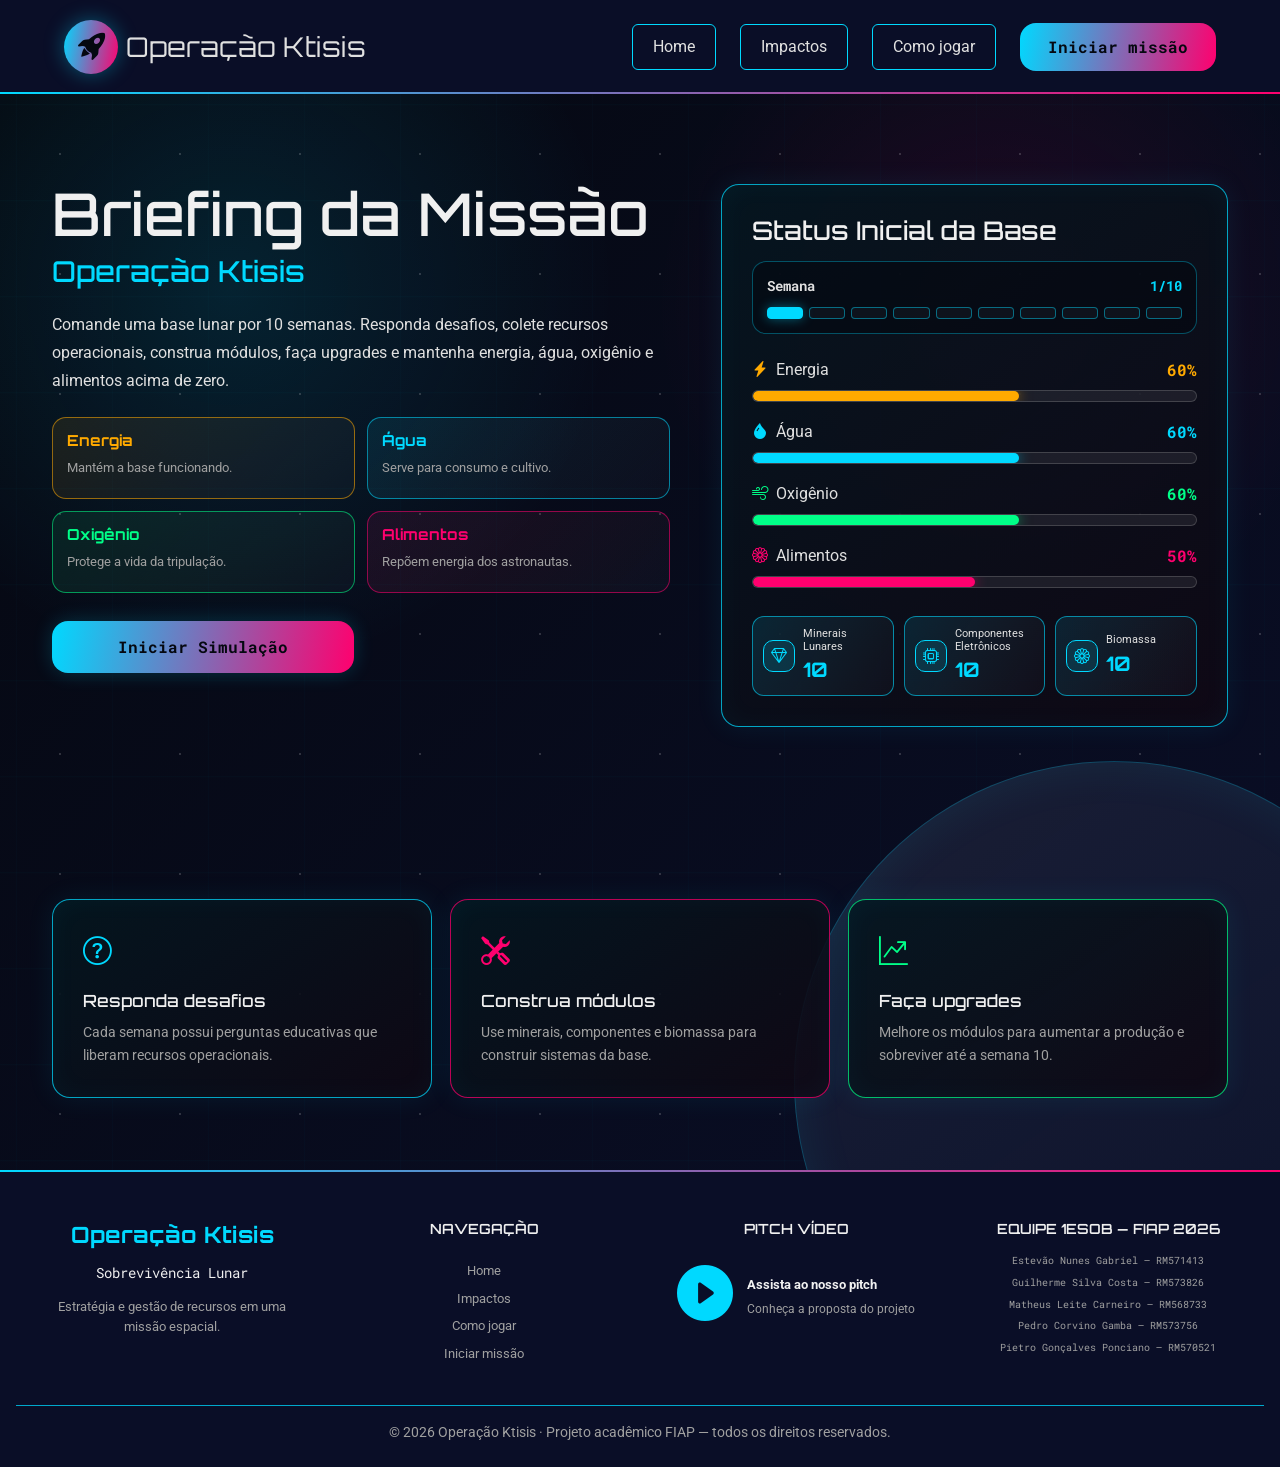
<file: src/pages/game-pages/briefing.html>
<!doctype html>
<html lang="pt-br">
  <head>
    <meta charset="UTF-8" />
    <meta name="viewport" content="width=device-width, initial-scale=1.0" />
    <link
      rel="stylesheet"
      href="https://cdn.jsdelivr.net/npm/bootstrap-icons@1.13.1/font/bootstrap-icons.min.css"
    />
    <link
      href="https://cdn.jsdelivr.net/npm/bootstrap@5.3.8/dist/css/bootstrap.min.css"
      rel="stylesheet"
      integrity="sha384-sRIl4kxILFvY47J16cr9ZwB07vP4J8+LH7qKQnuqkuIAvNWLzeN8tE5YBujZqJLB"
      crossorigin="anonymous"
    />
    <link rel="icon" type="image/svg+xml" href="../../assets/imgs/favicon.svg" />
    <link rel="stylesheet" href="../../css/game/briefing.css" />
    <title>Operação Ktisis - Briefing da Missão</title>
  </head>
  <body>
    <header class="borda-gradient-bottom">
      <div class="logo">
        <i class="bi bi-rocket-takeoff-fill logo-icone"></i>
        <p class="logo-texto">Operação Ktisis</p>
      </div>

      <button
        class="menu-hamburguer"
        id="menu-icone"
        type="button"
        aria-label="Abrir menu"
        aria-expanded="false"
      >
        <span></span>
        <span></span>
        <span></span>
      </button>

      <nav id="nav-menu">
        <ul>
          <li><a href="../../../index.html" class="nav-section">Home</a></li>
          <li>
            <a href="../impactos.html" class="nav-section">Impactos</a>
          </li>
          <li>
            <a href="../comoJogar.html" class="nav-section">Como jogar</a>
          </li>
          <li>
            <a href="./briefing.html" class="nav-section botao-iniciar" data-game-start
              >Iniciar missão</a
            >
          </li>
        </ul>
      </nav>
    </header>

    <main class="game-page">
      <section class="game-briefing">
        <div class="container game-briefing-grid">
          <div class="mission-copy">
            <h1 class="game-title">Briefing da Missão</h1>
            <h2 class="game-subtitle">Operação Ktisis</h2>
            <p class="game-text">
              Comande uma base lunar por 10 semanas. Responda desafios, colete
              recursos operacionais, construa módulos, faça upgrades e mantenha
              energia, água, oxigênio e alimentos acima de zero.
            </p>

            <div class="briefing-vitals" aria-label="Recursos vitais">
              <article class="briefing-vital-card vital-energy">
                <strong>Energia</strong>
                <span>Mantém a base funcionando.</span>
              </article>

              <article class="briefing-vital-card vital-water">
                <strong>Água</strong>
                <span>Serve para consumo e cultivo.</span>
              </article>

              <article class="briefing-vital-card vital-oxygen">
                <strong>Oxigênio</strong>
                <span>Protege a vida da tripulação.</span>
              </article>

              <article class="briefing-vital-card vital-food">
                <strong>Alimentos</strong>
                <span>Repõem energia dos astronautas.</span>
              </article>
            </div>

            <div class="game-actions">
              <a href="./quiz.html" class="botao-iniciar" data-game-start
                >Iniciar Simulação</a
              >
              
            </div>
          </div>

          <aside class="mission-panel game-panel" aria-label="Status inicial da base">
            <div class="game-panel-header">
              <h2>Status Inicial da Base</h2>
              <div class="briefing-week-progress" aria-label="Semana 1 de 10">
                <div class="progress-chip-heading">
                  <span>Semana</span>
                  <strong>1/10</strong>
                </div>
                <div class="progress-blocks" aria-hidden="true">
                  <i class="is-active"></i>
                  <i></i>
                  <i></i>
                  <i></i>
                  <i></i>
                  <i></i>
                  <i></i>
                  <i></i>
                  <i></i>
                  <i></i>
                </div>
              </div>
            </div>

            <div class="vital-resources" aria-label="Recursos vitais iniciais">
              <article class="resource-row resource-energy">
                <div class="resource-label">
                  <span><i class="bi bi-lightning-charge-fill"></i>Energia</span>
                  <strong>60%</strong>
                </div>
                <div class="resource-bar" aria-hidden="true">
                  <span style="--progress: 60%"></span>
                </div>
              </article>

              <article class="resource-row resource-water">
                <div class="resource-label">
                  <span><i class="bi bi-droplet-fill"></i>Água</span>
                  <strong>60%</strong>
                </div>
                <div class="resource-bar" aria-hidden="true">
                  <span style="--progress: 60%"></span>
                </div>
              </article>

              <article class="resource-row resource-oxygen">
                <div class="resource-label">
                  <span><i class="bi bi-wind"></i>Oxigênio</span>
                  <strong>60%</strong>
                </div>
                <div class="resource-bar" aria-hidden="true">
                  <span style="--progress: 60%"></span>
                </div>
              </article>

              <article class="resource-row resource-food">
                <div class="resource-label">
                  <span><i class="bi bi-flower1"></i>Alimentos</span>
                  <strong>50%</strong>
                </div>
                <div class="resource-bar" aria-hidden="true">
                  <span style="--progress: 50%"></span>
                </div>
              </article>
            </div>

            <div
              class="operational-resources briefing-operational-list"
              aria-label="Recursos operacionais iniciais"
            >
              <article class="operational-card resource-minerals">
                <i class="bi bi-gem" aria-hidden="true"></i>
                <div class="operational-card-info">
                  <span>Minerais Lunares</span>
                  <strong>10</strong>
                </div>
              </article>

              <article class="operational-card resource-components">
                <i class="bi bi-cpu" aria-hidden="true"></i>
                <div class="operational-card-info">
                  <span>Componentes Eletrônicos</span>
                  <strong>10</strong>
                </div>
              </article>

              <article class="operational-card resource-biomass">
                <i class="bi bi-flower1" aria-hidden="true"></i>
                <div class="operational-card-info">
                  <span>Biomassa</span>
                  <strong>10</strong>
                </div>
              </article>
            </div>
          </aside>
        </div>
      </section>

      <section class="game-rules-preview">
        <div class="container rules-grid">
          <article class="rule-card game-card">
            <i class="bi bi-question-circle" aria-hidden="true"></i>
            <h2>Responda desafios</h2>
            <p>
              Cada semana possui perguntas educativas que liberam recursos
              operacionais.
            </p>
          </article>

          <article class="rule-card game-card">
            <i class="bi bi-tools" aria-hidden="true"></i>
            <h2>Construa módulos</h2>
            <p>
              Use minerais, componentes e biomassa para construir sistemas da
              base.
            </p>
          </article>

          <article class="rule-card game-card">
            <i class="bi bi-graph-up-arrow" aria-hidden="true"></i>
            <h2>Faça upgrades</h2>
            <p>
              Melhore os módulos para aumentar a produção e sobreviver até a
              semana 10.
            </p>
          </article>
        </div>
      </section>
    </main>

    <footer class="footer-section">
      <div class="footer-container">
        <div class="footer-grid">
          <section class="footer-marca">
            <a href="../../../index.html" class="footer-logo">Operação Ktisis</a>

            <p class="footer-texto-medio">Sobrevivência Lunar</p>

            <p class="footer-texto-fraco">
              Estratégia e gestão de recursos em uma missão espacial.
            </p>
          </section>

          <nav class="footer-navegacao" aria-label="Links do rodapé">
            <p class="footer-titulo">Navegação</p>
            <a href="../../../index.html" class="footer-navegacao-pagina">Home</a>
            <a href="../impactos.html" class="footer-navegacao-pagina"
              >Impactos</a
            >
            <a href="../comoJogar.html" class="footer-navegacao-pagina"
              >Como jogar</a
            >
            <a href="./briefing.html" class="footer-navegacao-pagina" data-game-start
              >Iniciar missão</a
            >
          </nav>

          <section class="footer-pitch">
            <p class="footer-titulo">Pitch vídeo</p>

            <a href="https://youtu.be/LyQNm26bJTY" target="_blank" rel="noopener noreferrer" class="footer-pitch-link">
              <i class="bi bi-play-circle-fill" aria-hidden="true"></i>
              <span>
                <strong>Assista ao nosso pitch</strong>
                <small>Conheça a proposta do projeto</small>
              </span>
            </a>
          </section>

          <section class="footer-equipe">
            <p class="footer-titulo">Equipe 1ESOB — FIAP 2026</p>
            <ul>
              <li>Estevão Nunes Gabriel — RM571413</li>
              <li>Guilherme Silva Costa — RM573826</li>
              <li>Matheus Leite Carneiro — RM568733</li>
              <li>Pedro Corvino Gamba — RM573756</li>
              <li>Pietro Gonçalves Ponciano — RM570521</li>
            </ul>
          </section>
        </div>

        <p class="footer-copyright">
          © 2026 Operação Ktisis · Projeto acadêmico FIAP — todos os direitos
          reservados.
        </p>
      </div>
    </footer>

    <script
      src="https://cdn.jsdelivr.net/npm/bootstrap@5.3.8/dist/js/bootstrap.bundle.min.js"
      integrity="sha384-FKyoEForCGlyvwx9Hj09JcYn3nv7wiPVlz7YYwJrWVcXK/BmnVDxM+D2scQbITxI"
      crossorigin="anonymous"
    ></script>
    <script src="../../js/script.js"></script>
    <script src="../../js/lunar_game/game-config.js"></script>
    <script src="../../js/lunar_game/game-state.js"></script>
    <script src="../../js/lunar_game/game.js"></script>
  </body>
</html>
</file>
<file: src/css/home.css>
@import url("./global-style.css");

.container {
  max-width: 1400px;
}

/* Hero */

.hero-section {
  display: flex;
  align-items: center;
  gap: clamp(32px, 5vw, 72px);
  min-height: calc(100vh - 95px);
  padding: clamp(48px, 7vw, 96px) 0;
}

.hero-conteudo {
  display: flex;
  flex: 1 1 44%;
  flex-direction: column;
  align-items: flex-start;
  gap: 24px;
  min-width: 0;
}

.hero-info {
  display: flex;
  flex-direction: column;
  align-items: flex-start;
}

.hero-tag {
  margin-bottom: 22px;
  padding: 5px 14px;
  border: 1px solid var(--color-cyan);
  border-radius: 999px;
  color: var(--color-cyan);
  font-family: var(--font-mono);
  font-size: 0.7rem;
  letter-spacing: 0.04em;
  text-transform: uppercase;
}

.titulo-hero {
  margin: 0 0 clamp(18px, 2vw, 28px);
  color: var(--color-text-lighter);
  font-family: var(--font-title);
  font-size: clamp(2.7rem, 5vw, 5rem);
  line-height: 1.08;
}

.subtitulo-hero {
  margin: 0 0 clamp(14px, 1.8vw, 22px);
  color: var(--color-cyan);
  font-family: var(--font-title);
  font-size: clamp(1.4rem, 2.5vw, 2rem);
  line-height: 1.15;
}

.texto-hero {
  max-width: 680px;
  margin: 0;
  color: var(--color-text-light);
  font-size: 1rem;
  line-height: 1.65;
}

.botoes-hero {
  display: flex;
  flex-wrap: wrap;
  gap: 14px;
  width: 100%;
  max-width: 680px;
}

.botoes-hero .botao-iniciar {
  display: inline-flex;
  align-items: center;
  justify-content: center;
  width: 100%;
  min-height: 56px;
  padding: 14px clamp(28px, 4vw, 48px);
  text-decoration: none;
  text-align: center;
  transition: transform 0.3s ease;
}

.hero-media {
  display: flex;
  flex: 1 1 56%;
  flex-direction: column;
  gap: 14px;
  min-width: 0;
}

.hero-video-titulo {
  margin: 0;
  color: var(--color-text-lighter);
  font-family: var(--font-title);
  font-size: clamp(1rem, 1.8vw, 1.45rem);
}

.hero-video {
  display: block;
  position: relative;
  min-width: 0;
  width: 100%;
  aspect-ratio: 16 / 9;
  overflow: hidden;
  border: 1px solid var(--color-cyan);
  border-radius: 8px;
  background: var(--color-bg-darker);
}

.hero-video iframe {
  display: block;
  width: 100%;
  height: 100%;
  border: 0;
}

.hero-video-fallback {
  position: absolute;
  inset: 0;
  display: none;
  color: var(--color-text-lighter);
  overflow: hidden;
  text-decoration: none;
}

.hero-video-fallback::after {
  content: "";
  position: absolute;
  inset: 0;
  background:
    linear-gradient(90deg, rgba(5, 8, 16, 0.92), rgba(5, 8, 16, 0.4)),
    linear-gradient(135deg, rgba(0, 217, 255, 0.28), rgba(255, 0, 110, 0.2));
}

.hero-video-thumbnail {
  position: absolute;
  inset: 0;
  width: 100%;
  height: 100%;
  object-fit: cover;
  filter: saturate(1.05) brightness(0.72);
}

.hero-video-fallback-conteudo {
  position: relative;
  z-index: 1;
  display: flex;
  align-items: center;
  min-height: 100%;
  gap: 16px;
  padding: clamp(20px, 4vw, 34px);
}

.hero-video-play {
  display: inline-flex;
  align-items: center;
  justify-content: center;
  width: clamp(56px, 8vw, 78px);
  height: clamp(56px, 8vw, 78px);
  flex-shrink: 0;
  border-radius: 50%;
  background: var(--gradient-primary);
  color: var(--color-bg-darker);
  font-size: clamp(1.9rem, 4vw, 2.8rem);
  box-shadow: 0 0 28px var(--color-cyan-shadow);
}

.hero-video-play i {
  line-height: 1;
  transform: translateX(2px);
}

.hero-video-fallback-texto {
  display: flex;
  flex-direction: column;
  gap: 6px;
}

.hero-video-fallback-texto strong {
  color: var(--color-text-lighter);
  font-family: var(--font-title);
  font-size: clamp(1.05rem, 2.4vw, 1.55rem);
}

.hero-video-fallback-texto small {
  max-width: 360px;
  color: var(--color-text-light);
  font-size: 0.92rem;
  line-height: 1.45;
}

.hero-video--fallback-ativo iframe {
  display: none;
}

.hero-video--fallback-ativo .hero-video-fallback {
  display: block;
}

.hero-video-fallback:hover .hero-video-play {
  background: var(--color-cyan);
  color: var(--color-bg-darker);
  transform: translateY(-2px);
}

/* Impacto e ODS */

.impacto-section {
  padding: clamp(64px, 8vw, 104px) 0;
  background: transparent;
}

.impacto-conteudo {
  display: flex;
  flex-direction: column;
  align-items: center;
}

.titulo-section {
  position: relative;
  margin-bottom: 24px;
  padding-bottom: 16px;
  color: var(--color-text-lighter);
  font-family: var(--font-title);
  font-size: clamp(2rem, 4vw, 3rem);
  text-align: center;
}

.titulo-section::after {
  content: "";
  position: absolute;
  bottom: 0;
  left: 50%;
  width: 86px;
  height: 3px;
  background: var(--gradient-primary);
  transform: translateX(-50%);
}

.impacto-descricao {
  max-width: 760px;
  margin: 0 auto 42px;
  color: var(--color-text-muted);
  font-size: 0.9rem;
  line-height: 1.6;
  text-align: center;
}

.missoes-destaque h3,
.ods-destaque h3 {
  color: var(--color-text-lighter);
  font-family: var(--font-title);
  font-size: clamp(1.3rem, 2.5vw, 1.8rem);
}

.missoes-destaque p,
.ods-destaque p {
  margin: 10px 0 0;
  color: var(--color-text-muted);
  font-size: 0.9rem;
  line-height: 1.6;
}

.cards-impacto {
  display: flex;
  flex-wrap: wrap;
  gap: 18px;
}

.card-impacto {
  flex: 1 1 260px;
  min-height: 170px;
  padding: 20px;
  border: 1px solid var(--color-cyan);
  border-radius: 10px;
  background: var(--color-cyan-transparent);
}

.card-impacto i {
  color: var(--color-cyan);
  font-size: 1.7rem;
}

.card-impacto h3 {
  margin-top: 14px;
  color: var(--color-text-lighter);
  font-family: var(--font-title);
  font-size: 1rem;
}

.card-impacto p {
  margin: 10px 0 0;
  color: var(--color-text-muted);
  font-size: 0.78rem;
  line-height: 1.6;
}

.destaques-impacto {
  display: flex;
  align-items: stretch;
  gap: 20px;
  width: 100%;
  margin-top: 42px;
}

.missoes-destaque,
.ods-destaque {
  display: flex;
  flex: 1 1 0;
  align-items: center;
  gap: 20px;
  padding: 24px;
  border-radius: 10px;
}

.missoes-destaque {
  border: 1px solid var(--color-magenta);
  background: var(--color-magenta-transparent);
  box-shadow: 0 0 20px var(--color-magenta-shadow);
}

.ods-destaque {
  border: 1px solid var(--color-success);
  background: var(--color-success-transparent);
  box-shadow: 0 0 20px var(--color-success-shadow);
}

.missoes-destaque > i,
.ods-destaque > i {
  display: flex;
  align-items: center;
  justify-content: center;
  width: 54px;
  height: 54px;
  flex-shrink: 0;
  border-radius: 50%;
  color: var(--color-bg-darker);
  font-size: 1.5rem;
}

.missoes-destaque > i {
  background: var(--color-magenta);
}

.ods-destaque > i {
  background: var(--color-success);
}

.impacto-saiba-mais {
  display: flex;
  justify-content: center;
  width: 100%;
  margin-top: 32px;
}

.impacto-saiba-mais a {
  text-align: center;
  display: inline-flex;
  align-items: center;
  justify-content: center;
  gap: 10px;
  min-height: 48px;
  padding: 12px 24px;
  border: 1px solid var(--color-cyan);
  border-radius: 999px;
  background: var(--color-cyan-transparent);
  color: var(--color-cyan);
  font-family: var(--font-mono);
  font-weight: 700;
  line-height: 1;
  text-decoration: none;
  transition:
    background 0.3s ease,
    color 0.3s ease,
    transform 0.3s ease,
    box-shadow 0.3s ease;
}

.impacto-saiba-mais i {
  display: inline-flex;
  align-items: center;
  font-size: 1.15rem;
  line-height: 1;
}

.impacto-saiba-mais span {
  display: inline-flex;
  align-items: center;
  line-height: 1;
}

.impacto-saiba-mais a:hover {
  background: var(--color-cyan);
  color: var(--color-bg-darker);
  box-shadow: 0 0 20px var(--color-cyan-shadow);
  transform: translateY(-2px);
}

.botao-iniciar:hover,
.card-impacto:hover,
.missoes-destaque:hover,
.ods-destaque:hover {
  transition: 0.5s ease;
  transform: scale(1.03);
}

/* Responsividade */
@media (max-width: 850px) {
  .hero-section {
    flex-direction: column;
    align-items: stretch;
    min-height: auto;
    gap: 20px;
  }

  .hero-conteudo {
    display: contents;
  }

  .hero-info {
    align-items: center;
    text-align: center;
    order: 1;
  }

  .titulo-hero {
    text-align: center;
  }

  .hero-media {
    order: 3;
    flex: none;
  }

  .titulo-hero {
    font-size: clamp(2.2rem, 12vw, 3.2rem);
  }

  .botoes-hero {
    align-items: center;
    align-self: center;
    order: 2;
    width: 100%;
  }

  .botoes-hero .botao-iniciar {
    min-height: 58px;
  }

  .card-impacto {
    flex-basis: 100%;
  }

  .missoes-destaque,
  .ods-destaque {
    flex-direction: column;
    text-align: center;
  }

  .destaques-impacto {
    flex-direction: column;
  }

  .hero-video-titulo {
    margin: 5% 0 2% 0;
    align-self: center;
    text-align: center;
  }
}
</file>
<file: src/css/comoJogar.css>
@import url("./global-style.css");

.container {
  max-width: 1400px;
}

.como-jogar-hero {
  display: flex;
  flex-wrap: wrap;
  align-items: center;
  gap: 24px 56px;
  min-height: 600px;
  padding: 72px 0;
}

.como-jogar-hero-conteudo {
  display: flex;
  flex: 1 1 460px;
  flex-direction: column;
  justify-content: center;
  align-items: flex-start;
  min-width: 0;
}

.como-jogar-tag {
  display: inline-flex;
  width: fit-content;
  margin-bottom: 20px;
  padding: 5px 14px;
  border: 1px solid var(--color-cyan);
  border-radius: 999px;
  background: var(--color-cyan-transparent);
  color: var(--color-cyan);
  font-family: var(--font-mono);
  font-size: 0.7rem;
  text-transform: uppercase;
}

.como-jogar-titulo {
  max-width: 760px;
  margin: 0;
  color: var(--color-text-lighter);
  font-family: var(--font-title);
  font-size: 2.7rem;
  line-height: 1.08;
}

.como-jogar-texto {
  max-width: 680px;
  margin: 22px 0 0;
  color: var(--color-text-light);
  font-size: 1rem;
  line-height: 1.65;
}

.como-jogar-resumo {
  display: flex;
  flex-wrap: wrap;
  gap: 14px;
  width: 100%;
  max-width: 680px;
  margin-top: 28px;
}

.como-jogar-resumo article {
  display: flex;
  flex: 1 1 170px;
  flex-direction: column;
  justify-content: center;
  min-height: 96px;
  padding: 16px;
  border: 1px solid var(--color-cyan);
  border-radius: 10px;
  background: var(--color-cyan-transparent);
}

.como-jogar-resumo strong {
  color: var(--color-cyan);
  font-family: var(--font-title);
  font-size: 1.75rem;
  line-height: 1;
}

.como-jogar-resumo span {
  margin-top: 8px;
  color: var(--color-text-muted);
  font-family: var(--font-mono);
  font-size: 0.72rem;
  line-height: 1.35;
  text-transform: uppercase;
}

.como-jogar-hero-imagem {
  display: block;
  flex: 1 1 420px;
  min-width: 0;
  width: 100%;
  aspect-ratio: 16 / 9;
  border: 1px solid var(--color-cyan);
  border-radius: 8px;
  background: var(--color-bg-darker);
  object-fit: cover;
}

.como-jogar-section {
  padding: 80px 0;
}

.como-jogar-conteudo {
  display: flex;
  flex-direction: column;
  align-items: center;
}

.como-jogar-section-titulo {
  position: relative;
  margin-bottom: 24px;
  padding-bottom: 16px;
  color: var(--color-text-lighter);
  font-family: var(--font-title);
  font-size: 2.55rem;
  line-height: 1.15;
  text-align: center;
}

.como-jogar-section-titulo::after {
  content: "";
  position: absolute;
  bottom: 0;
  left: 50%;
  width: 86px;
  height: 3px;
  background: var(--gradient-primary);
  transform: translateX(-50%);
}

.como-jogar-descricao {
  max-width: 820px;
  margin: 0 auto 42px;
  color: var(--color-text-muted);
  font-size: 0.95rem;
  line-height: 1.65;
  text-align: center;
}

.como-jogar-lista,
.recursos-lista,
.modulos-como-jogar-lista {
  display: flex;
  flex-wrap: wrap;
  justify-content: center;
  gap: 18px;
  width: 100%;
}

.objetivo-card,
.como-jogar-card,
.recurso-card,
.modulo-como-jogar-card {
  --card-color: var(--color-cyan);
  --card-bg: var(--color-cyan-transparent);
  --card-shadow: var(--color-cyan-shadow);
  border: 1px solid var(--card-color);
  border-radius: 10px;
  background: var(--card-bg);
  transition:
    box-shadow 0.3s ease,
    transform 0.3s ease;
}

.card-cyan {
  --card-color: var(--color-cyan);
  --card-bg: var(--color-cyan-transparent);
  --card-shadow: var(--color-cyan-shadow);
}

.card-success {
  --card-color: var(--color-success);
  --card-bg: var(--color-success-transparent);
  --card-shadow: var(--color-success-shadow);
}

.card-warning {
  --card-color: var(--color-warning);
  --card-bg: var(--color-warning-transparent);
  --card-shadow: var(--color-warning-shadow);
}

.card-magenta {
  --card-color: var(--color-magenta);
  --card-bg: var(--color-magenta-transparent);
  --card-shadow: var(--color-magenta-shadow);
}

.objetivo-card:hover,
.como-jogar-card:hover,
.recurso-card:hover,
.modulo-como-jogar-card:hover {
  box-shadow: 0 0 24px var(--card-shadow);
  transform: translateY(-3px);
}

.objetivo-card {
  display: flex;
  align-items: center;
  gap: 24px;
  flex: 1 1 100%;
  width: 100%;
  min-height: auto;
  padding: 24px 28px;
}

.objetivo-card i {
  flex-shrink: 0;
  color: var(--card-color);
  font-size: 2.8rem;
}

.objetivo-card div {
  flex: 1;
  min-width: 0;
}

.objetivo-card h2 {
  margin: 0;
  color: var(--color-text-lighter);
  font-family: var(--font-title);
  font-size: 2rem;
  line-height: 1.18;
}

.objetivo-card p {
  margin: 10px 0 0;
  color: var(--color-text-muted);
  font-size: 0.95rem;
  line-height: 1.6;
}

.como-jogar-card {
  position: relative;
  display: flex;
  flex: 1 1 250px;
  flex-direction: column;
  min-height: 220px;
  padding: 22px;
}

.como-jogar-card span {
  width: fit-content;
  margin-bottom: 18px;
  padding: 4px 10px;
  border: 1px solid var(--card-color);
  border-radius: 999px;
  color: var(--card-color);
  font-family: var(--font-mono);
  font-size: 0.72rem;
  font-weight: 700;
}

.como-jogar-card > i {
  position: absolute;
  top: 18px;
  right: 20px;
}

.como-jogar-card h3,
.recurso-card h3,
.modulo-como-jogar-card h3 {
  margin: 0;
  color: var(--color-text-lighter);
  font-family: var(--font-title);
  font-size: 1rem;
  line-height: 1.35;
}

.como-jogar-card p,
.recurso-card p,
.modulo-como-jogar-card p {
  margin: 10px 0 0;
  color: var(--color-text-muted);
  font-size: 0.86rem;
  line-height: 1.6;
}

.como-jogar-card i,
.recurso-card i,
.modulo-como-jogar-card i {
  color: var(--card-color);
  font-size: 1.7rem;
}

.recurso-card,
.modulo-como-jogar-card {
  display: flex;
  flex: 1 1 260px;
  flex-direction: column;
  min-height: 190px;
  padding: 22px;
}

.recurso-card > i,
.modulo-como-jogar-card > i {
  margin-bottom: 16px;
}

.recurso-card p {
  flex: 1;
}

.recurso-barra {
  height: 8px;
  margin-top: 18px;
  overflow: hidden;
  border-radius: 999px;
  background: rgba(240, 240, 240, 0.12);
}

.recurso-barra span {
  display: block;
  width: var(--progress);
  height: 100%;
  border-radius: inherit;
  background: linear-gradient(
    90deg,
    var(--card-color),
    rgba(240, 240, 240, 0.88)
  );
  box-shadow: 0 0 12px var(--card-shadow);
}

.como-jogar-cta-section {
  padding: 0 0 80px;
}

.como-jogar-cta {
  display: flex;
  justify-content: center;
}

.como-jogar-cta .botao-iniciar {
  display: inline-flex;
  align-items: center;
  justify-content: center;
  min-height: 56px;
  padding: 14px clamp(36px, 6vw, 72px);
  text-decoration: none;
  transition: transform 0.3s ease;
}

.como-jogar-cta .botao-iniciar:hover {
  transform: translateY(-2px);
}

@media (max-width: 850px) {
  .como-jogar-hero {
    flex-direction: column;
    gap: 28px;
    min-height: auto;
    padding: 48px 0;
  }

  .como-jogar-hero-conteudo,
  .objetivo-card {
    align-items: center;
    text-align: center;
  }

  .como-jogar-titulo {
    font-size: 2.15rem;
    text-align: center;
  }

  .como-jogar-texto {
    text-align: center;
  }

  .como-jogar-hero-imagem {
    align-self: stretch;
    flex: none;
    width: 100%;
    max-width: 100%;
    height: clamp(190px, 53vw, 240px);
    max-height: none;
    aspect-ratio: 16 / 9;
    background: transparent;
    object-fit: cover;
    object-position: center top;
  }

  .como-jogar-section {
    padding: 56px 0;
  }

  .como-jogar-section-titulo {
    font-size: 1.7rem;
  }

  .objetivo-card {
    flex-direction: column;
    width: 100%;
    min-height: auto;
    padding: 22px;
  }

  .objetivo-card h2 {
    font-size: 1.55rem;
  }

  .como-jogar-cta-section {
    padding-bottom: 56px;
  }

  .como-jogar-cta .botao-iniciar {
    width: 100%;
    max-width: 360px;
  }

  .como-jogar-resumo article,
  .como-jogar-card,
  .recurso-card,
  .modulo-como-jogar-card {
    flex-basis: 100%;
  }
}
</file>
<file: src/css/impactos.css>
@import url("./global-style.css");

.container {
  max-width: 1400px;
}

.impactos-hero {
  display: flex;
  align-items: center;
  gap: 56px;
  min-height: 640px;
  padding: 72px 0;
}

.impactos-hero-conteudo {
  display: flex;
  flex: 1 1 52%;
  flex-direction: column;
  align-items: flex-start;
}

.impactos-tag {
  display: inline-flex;
  width: fit-content;
  margin-bottom: 20px;
  padding: 5px 14px;
  border: 1px solid var(--color-cyan);
  border-radius: 999px;
  background: var(--color-cyan-transparent);
  color: var(--color-cyan);
  font-family: var(--font-mono);
  font-size: 0.7rem;
  text-transform: uppercase;
}

.impactos-titulo {
  max-width: 800px;
  margin: 0;
  color: var(--color-text-lighter);
  font-family: var(--font-title);
  font-size: 2.7rem;
  line-height: 1.08;
}

.impactos-texto {
  max-width: 680px;
  margin: 22px 0 0;
  color: var(--color-text-light);
  font-size: 1rem;
  line-height: 1.65;
}

.impactos-resumo {
  display: flex;
  flex-wrap: wrap;
  gap: 14px;
  width: 100%;
  max-width: 680px;
  margin-top: 28px;
}

.impactos-resumo article {
  display: flex;
  flex: 1 1 170px;
  flex-direction: column;
  justify-content: center;
  min-height: 96px;
  padding: 16px;
  border: 1px solid var(--color-cyan);
  border-radius: 10px;
  background: var(--color-cyan-transparent);
}

.impactos-resumo strong {
  color: var(--color-cyan);
  font-family: var(--font-title);
  font-size: 1.75rem;
  line-height: 1;
}

.impactos-resumo span {
  margin-top: 8px;
  color: var(--color-text-muted);
  font-family: var(--font-mono);
  font-size: 0.72rem;
  line-height: 1.35;
  text-transform: uppercase;
}

.impactos-hero-imagem,
.missoes-reais-imagem {
  display: block;
  flex: 1 1 48%;
  min-width: 0;
  width: 100%;
  height: auto;
  margin: 0;
  border: 1px solid var(--color-cyan);
  border-radius: 8px;
  background: var(--color-bg-darker);
  object-fit: cover;
}

.impactos-hero-imagem {
  aspect-ratio: 16 / 9;
}

.impactos-section {
  padding: 80px 0;
}

.impactos-conteudo {
  display: flex;
  flex-direction: column;
  align-items: center;
}

.impactos-section-titulo {
  position: relative;
  margin-bottom: 24px;
  padding-bottom: 16px;
  color: var(--color-text-lighter);
  font-family: var(--font-title);
  font-size: 2.55rem;
  line-height: 1.15;
  text-align: center;
}

.impactos-section-titulo::after {
  content: "";
  position: absolute;
  bottom: 0;
  left: 50%;
  width: 86px;
  height: 3px;
  background: var(--gradient-primary);
  transform: translateX(-50%);
}

.impactos-descricao {
  max-width: 820px;
  margin: 0 auto 42px;
  color: var(--color-text-muted);
  font-size: 0.95rem;
  line-height: 1.65;
  text-align: center;
}

.ods-lista,
.ciclo-lista,
.modulos-lista,
.tecnologia-lista {
  display: flex;
  flex-wrap: wrap;
  justify-content: center;
  gap: 18px;
  width: 100%;
}

.ods-card,
.ciclo-card,
.modulo-card,
.tecnologia-card,
.impacto-bloco,
.fechamento-impacto {
  --card-color: var(--color-cyan);
  --card-bg: var(--color-cyan-transparent);
  --card-shadow: var(--color-cyan-shadow);
  border: 1px solid var(--card-color);
  border-radius: 10px;
  background: var(--card-bg);
  transition: 0.3s ease;
}

.card-cyan {
  --card-color: var(--color-cyan);
  --card-bg: var(--color-cyan-transparent);
  --card-shadow: var(--color-cyan-shadow);
}

.card-success {
  --card-color: var(--color-success);
  --card-bg: var(--color-success-transparent);
  --card-shadow: var(--color-success-shadow);
}

.card-warning {
  --card-color: var(--color-warning);
  --card-bg: var(--color-warning-transparent);
  --card-shadow: var(--color-warning-shadow);
}

.card-magenta {
  --card-color: var(--color-magenta);
  --card-bg: var(--color-magenta-transparent);
  --card-shadow: var(--color-magenta-shadow);
}

.ods-card:hover,
.ciclo-card:hover,
.modulo-card:hover,
.tecnologia-card:hover,
.impacto-bloco:hover,
.fechamento-impacto:hover {
  box-shadow: 0 0 24px var(--card-shadow);
  transform: translateY(-3px);
}

.ods-card h3,
.ciclo-card h3,
.modulo-card h3,
.tecnologia-card h3 {
  margin: 0;
  color: var(--color-text-lighter);
  font-family: var(--font-title);
  font-size: 1rem;
  line-height: 1.35;
}

.ods-card p,
.ciclo-card p,
.modulo-card p,
.tecnologia-card p {
  margin: 10px 0 0;
  color: var(--color-text-muted);
  font-size: 0.86rem;
  line-height: 1.6;
}

.ods-card i,
.ciclo-card i,
.modulo-card i,
.tecnologia-card i {
  color: var(--card-color);
  font-size: 1.7rem;
}

.ods-card {
  display: flex;
  flex: 1 1 240px;
  align-items: flex-start;
  gap: 16px;
  min-height: 190px;
  padding: 22px;
}

.ods-card-principal {
  flex-basis: 100%;
  min-height: 130px;
  align-items: center;
}

.ods-card > i {
  display: flex;
  flex-shrink: 0;
  align-items: center;
  justify-content: center;
  width: 48px;
  height: 48px;
  border: 1px solid var(--card-color);
  border-radius: 50%;
}

.ods-card-principal > i {
  background: var(--card-color);
  color: var(--color-bg-darker);
}

.ciclo-card {
  position: relative;
  display: flex;
  flex: 1 1 250px;
  flex-direction: column;
  min-height: 220px;
  padding: 22px;
}

.ciclo-card span {
  width: fit-content;
  margin-bottom: 18px;
  padding: 4px 10px;
  border: 1px solid var(--card-color);
  border-radius: 999px;
  color: var(--card-color);
  font-family: var(--font-mono);
  font-size: 0.72rem;
  font-weight: 700;
}

.ciclo-card i {
  position: absolute;
  top: 18px;
  right: 20px;
}

.impactos-duas-colunas {
  display: flex;
  align-items: stretch;
  gap: 24px;
}

.impacto-bloco {
  display: flex;
  flex: 1 1 35%;
  flex-direction: column;
  justify-content: center;
  padding: 30px;
}

.impacto-bloco h2,
.missoes-reais-conteudo h2,
.fechamento-impacto h2 {
  margin: 0;
  color: var(--color-text-lighter);
  font-family: var(--font-title);
  font-size: 2.2rem;
  line-height: 1.18;
}

.impacto-bloco p,
.missoes-reais-conteudo p,
.fechamento-impacto p {
  margin: 16px 0 0;
  color: var(--color-text-muted);
  font-size: 0.95rem;
  line-height: 1.7;
}

.modulos-lista {
  flex: 1 1 65%;
}

.modulo-card,
.tecnologia-card {
  display: flex;
  flex: 1 1 260px;
  flex-direction: column;
  min-height: 178px;
  padding: 22px;
}

.modulo-card {
  flex-basis: 45%;
}

.modulo-card i,
.tecnologia-card i {
  margin-bottom: 16px;
}

.missoes-reais {
  display: flex;
  align-items: center;
  gap: 56px;
  margin-bottom: 42px;
}

.missoes-reais-imagem {
  flex-basis: 42%;
  border-color: var(--color-magenta);
  aspect-ratio: 1 / 1;
}

.missoes-reais-conteudo {
  display: flex;
  flex: 1 1 58%;
  flex-direction: column;
  align-items: flex-start;
}

.fechamento-impacto {
  display: flex;
  flex-direction: column;
  align-items: center;
  width: calc(100% - 32px);
  max-width: 920px;
  margin-right: auto;
  margin-left: auto;
  padding: 36px;
  background:
    linear-gradient(
      145deg,
      var(--color-cyan-transparent),
      var(--color-magenta-transparent)
    ),
    var(--color-bg-darker);
  text-align: center;
}

.fechamento-impacto i {
  margin-bottom: 18px;
  color: var(--color-cyan);
  font-size: 2.8rem;
}

/* Responsividade */

@media (max-width: 850px) {
  .impactos-hero,
  .impactos-duas-colunas,
  .missoes-reais {
    flex-direction: column;
  }

  .impactos-hero {
    gap: 28px;
    min-height: auto;
    padding: 48px 0;
  }

  .impactos-hero-conteudo,
  .missoes-reais-conteudo,
  .impacto-bloco {
    align-items: center;
    text-align: center;
  }

  .impactos-titulo {
    font-size: 2.15rem;
    text-align: center;
  }

  .impactos-texto {
    text-align: center;
  }

  .impactos-section {
    padding: 56px 0;
  }

  .impactos-section-titulo {
    font-size: 1.7rem;
  }

  .impacto-bloco h2,
  .missoes-reais-conteudo h2,
  .fechamento-impacto h2 {
    font-size: 1.55rem;
  }

  .impactos-resumo article,
  .ods-card,
  .ciclo-card,
  .modulo-card,
  .tecnologia-card {
    flex-basis: 100%;
  }

  .ods-card {
    flex-direction: column;
    align-items: center;
    min-height: auto;
    text-align: center;
  }

  .impacto-bloco,
  .fechamento-impacto {
    padding: 22px;
  }
}
</file>
<file: src/css/global-style.css>
@import url("https://fonts.googleapis.com/css2?family=Orbitron:wght@400;500;600;700&family=Roboto+Mono:wght@400;500;600;700&family=Roboto:wght@400;500;700&display=swap");

:root {
  --font-title: "Orbitron", sans-serif;
  --font-mono: "Roboto Mono", monospace;
  --font-body: "Roboto", sans-serif;

  --color-bg-dark: #0a0e27;
  --color-bg-darker: #050810;
  --color-cyan: #00d9ff;
  --color-cyan-dark: #00a8cc;
  --color-magenta: #ff006e;
  --color-magenta-dark: #cc0056;
  --color-text-light: #e0e0e0;
  --color-text-lighter: #f0f0f0;
  --color-text-muted: #a0a0a0;
  --color-success: #00ff88;
  --color-error: #ff3366;
  --color-warning: #ffaa00;
  --color-cyan-transparent: rgba(0, 217, 255, 0.035);
  --color-cyan-shadow: rgba(0, 217, 255, 0.35);
  --color-magenta-transparent: rgba(255, 0, 110, 0.04);
  --color-magenta-shadow: rgba(255, 0, 110, 0.08);
  --color-success-transparent: rgba(0, 255, 136, 0.04);
  --color-success-shadow: rgba(0, 255, 136, 0.08);
  --color-warning-transparent: rgba(255, 170, 0, 0.045);
  --color-warning-shadow: rgba(255, 170, 0, 0.22);
  --gradient-primary: linear-gradient(
    100deg,
    var(--color-cyan) 0%,
    var(--color-magenta) 100%
  );
}

* {
  margin: 0;
  padding: 0;
  box-sizing: border-box;
}

body {
  background: var(--color-bg-darker);
  color: var(--color-text-light);
  font-family: var(--font-body);
  overflow-x: clip;
}

/* Classe utilitaria para colocar a borda degrade em baixo do elemento */
.borda-gradient-bottom {
  position: relative;
}

.borda-gradient-bottom::after {
  content: "";
  position: absolute;
  bottom: 0;
  left: 50%;
  width: 100vw;
  height: 2px;
  background: var(--gradient-primary);
  transform: translateX(-50%);
}

/* Classe utilitaria para reaproveitar fundo com o efeito espacial */
.fundo-espacial {
  position: relative;
  isolation: isolate;
  overflow: hidden;
  background:
    radial-gradient(
      circle at 18% 18%,
      rgba(0, 217, 255, 0.12),
      transparent 28%
    ),
    radial-gradient(circle at 78% 20%, rgba(255, 0, 110, 0.1), transparent 26%),
    linear-gradient(
      135deg,
      var(--color-bg-darker) 0%,
      var(--color-bg-dark) 100%
    );
}

.fundo-espacial::before {
  content: "";
  position: absolute;
  inset: 0;
  z-index: 0;
  pointer-events: none;
  background-image:
    radial-gradient(circle, rgba(240, 240, 240, 0.8) 1px, transparent 1px),
    linear-gradient(rgba(0, 217, 255, 0.12) 1px, transparent 1px),
    linear-gradient(90deg, rgba(0, 217, 255, 0.08) 1px, transparent 1px);
  background-position:
    0 0,
    center,
    center;
  background-size:
    120px 120px,
    96px 96px,
    96px 96px;
  opacity: 0.22;
}

.fundo-espacial::after {
  content: "";
  position: absolute;
  right: -12vw;
  bottom: -18vw;
  z-index: 0;
  width: min(640px, 70vw);
  aspect-ratio: 1;
  pointer-events: none;
  border: 1px solid rgba(0, 217, 255, 0.24);
  border-radius: 50%;
  background:
    linear-gradient(145deg, rgba(224, 224, 224, 0.08), rgba(0, 217, 255, 0.02)),
    var(--color-bg-dark);
  box-shadow: inset 0 0 50px rgba(0, 217, 255, 0.08);
}

.fundo-espacial > * {
  position: relative;
  z-index: 1;
}

/* navbar */

header {
  position: sticky;
  top: 0;
  z-index: 1000;

  display: flex;
  justify-content: space-between;
  align-items: center;
  padding: 20px 5%;
  background: var(--color-bg-dark);
}

.logo {
  display: flex;
  align-items: center;
  gap: 8px;
  width: auto;
  font-family: var(--font-title);
  font-size: clamp(1rem, 4vw, 1.7rem);
  white-space: nowrap;
}

.logo-icone {
  display: flex;
  align-items: center;
  justify-content: center;
  width: 54px;
  height: 54px;
  flex-shrink: 0;
  border-radius: 50%;
  background: var(--gradient-primary);
  color: var(--color-bg-darker);
  font-size: 1.7rem;
  box-shadow: 0 0 20px var(--color-cyan-shadow);
}

.logo-texto {
  margin: 0;
  white-space: nowrap;
}

header nav ul {
  display: flex;
  align-items: center;
  gap: clamp(8px, 2vw, 24px);
  list-style: none;
  margin: 0;
  padding: 0;
}

.nav-section {
  display: inline-block;
  padding: 10px clamp(12px, 2vw, 20px);
  border: 1px solid var(--color-cyan);
  border-radius: 6px;
  color: var(--color-text-light);
  text-decoration: none;
  transition: transform 0.3s ease;
  white-space: nowrap;
}

.nav-section:hover {
  transform: scale(1.1);
}

.botao-iniciar {
  padding: 12px clamp(18px, 3vw, 28px);
  border: none;
  border-radius: 16px;
  background: var(--gradient-primary);
  color: var(--color-bg-darker);
  font-family: var(--font-mono);
  font-weight: 700;
}

.button-danger {
  background: linear-gradient(100deg, var(--color-warning), var(--color-magenta));
  color: var(--color-text-lighter);
}

.game-confirm-overlay {
  position: fixed;
  inset: 0;
  z-index: 3000;
  display: grid;
  place-items: center;
  padding: 22px;
  background: rgba(5, 8, 16, 0.78);
  backdrop-filter: blur(10px);
}

.game-confirm-dialog {
  display: grid;
  grid-template-columns: 48px minmax(0, 1fr);
  gap: 14px;
  width: min(100%, 540px);
  padding: clamp(18px, 4vw, 26px);
  border: 1px solid rgba(0, 217, 255, 0.62);
  border-radius: 18px;
  background:
    linear-gradient(145deg, rgba(0, 217, 255, 0.1), rgba(255, 0, 110, 0.05)),
    rgba(5, 8, 16, 0.96);
  box-shadow:
    0 0 40px rgba(0, 217, 255, 0.18),
    inset 0 0 26px rgba(0, 217, 255, 0.045);
}

.game-confirm-icon {
  display: inline-flex;
  align-items: center;
  justify-content: center;
  width: 48px;
  height: 48px;
  border: 1px solid rgba(0, 217, 255, 0.62);
  border-radius: 14px;
  color: var(--color-cyan);
  background: rgba(0, 217, 255, 0.08);
  font-size: 1.35rem;
}

.game-confirm-icon.is-danger {
  border-color: rgba(255, 170, 0, 0.62);
  color: var(--color-warning);
  background: rgba(255, 170, 0, 0.09);
}

.game-confirm-copy h2 {
  margin: 0;
  color: var(--color-text-lighter);
  font-family: var(--font-title);
  font-size: clamp(1.1rem, 3vw, 1.45rem);
}

.game-confirm-copy p {
  margin: 8px 0 0;
  color: var(--color-text-muted);
  font-size: 0.95rem;
  line-height: 1.55;
}

.game-confirm-actions {
  display: grid;
  grid-column: 1 / -1;
  grid-template-columns: repeat(2, minmax(0, 1fr));
  gap: 12px;
  margin-top: 6px;
}

.game-confirm-actions .botao-iniciar {
  min-height: 48px;
  cursor: pointer;
}

@media (max-width: 520px) {
  .game-confirm-dialog {
    grid-template-columns: 1fr;
  }

  .game-confirm-actions {
    grid-template-columns: 1fr;
  }
}

.menu-hamburguer {
  display: none;
  flex-direction: column;
  justify-content: space-around;
  width: 30px;
  height: 25px;
  padding: 0;
  border: none;
  background: transparent;
  cursor: pointer;
  z-index: 1001;
}
.menu-hamburguer span {
  width: 100%;
  height: 3px;
  background: var(--color-magenta);
  border-radius: 10px;
  transition: 0.3s;
}

/* Footer */
.footer-section {
  position: relative;
  background: var(--color-bg-dark);
}

.footer-section::before {
  content: "";
  position: absolute;
  top: 0;
  left: 50%;
  width: 100vw;
  height: 2px;
  background: var(--gradient-primary);
  transform: translateX(-50%);
}

.footer-container {
  width: min(100% - 32px, 1400px);
  margin-inline: auto;
  padding: 48px 0 24px;
}

.footer-grid {
  display: flex;
  width: 100%;
}

.footer-marca,
.footer-navegacao,
.footer-pitch,
.footer-equipe {
  display: flex;
  flex: 0 0 25%;
  flex-direction: column;
  align-items: center;
  padding: 0 12px;
  text-align: center;
}

.footer-logo {
  color: var(--color-cyan);
  font-family: var(--font-title);
  font-size: 1.4rem;
  font-weight: 700;
  text-decoration: none;
}

.footer-texto-medio {
  margin: 10px 0 0;
  color: var(--color-text-lighter);
  font-family: var(--font-mono);
  font-size: 0.875rem;
}

.footer-texto-fraco {
  max-width: 240px;
  margin: 14px 0 0;
  color: var(--color-text-muted);
  font-size: 0.8125rem;
  line-height: 1.5;
}

.footer-titulo {
  margin: 0 0 14px;
  color: var(--color-text-lighter);
  font-family: var(--font-title);
  font-size: 0.875rem;
  font-weight: 600;
  text-transform: uppercase;
}

.footer-navegacao {
  gap: 8px;
}

.footer-navegacao-pagina {
  color: var(--color-text-muted);
  font-size: 0.8125rem;
  text-decoration: none;
  transition: color 0.2s ease;
}

.footer-navegacao-pagina:hover {
  transition: 0.5s ease;
  transform: scale(1.1);
  color: var(--color-cyan);
}

.footer-pitch-link {
  display: flex;
  align-items: center;
  gap: 14px;
  color: var(--color-text-lighter);
  text-align: left;
  text-decoration: none;
}

.footer-pitch-link span,
.footer-pitch-link small {
  display: block;
}

.footer-pitch-link strong {
  font-size: 0.8125rem;
}

.footer-pitch-link small {
  margin-top: 4px;
  color: var(--color-text-muted);
  font-size: 0.75rem;
}

.footer-copyright {
  margin: 42px 0 0;
  padding-top: 16px;
  border-top: 1px solid var(--color-cyan-dark);
  color: var(--color-text-muted);
  font-size: 0.85rem;
  text-align: center;
}

.footer-pitch .bi-play-circle-fill {
  color: var(--color-cyan);
  font-size: 3.5rem;
  transition: transform 0.2s ease;
}

.footer-pitch .bi-play-circle-fill:hover {
  transform: scale(1.15);
}

.footer-equipe ul {
  margin: 0;
  padding: 0;
  color: var(--color-text-muted);
  font-family: var(--font-mono);
  font-size: 0.65rem;
  list-style: none;
}

.footer-equipe li + li {
  margin-top: 6px;
}

@media (min-width: 851px) and (max-width: 1100px) {
  header {
    padding-inline: 2%;
  }

  .logo {
    gap: 6px;
    font-size: clamp(1rem, 2.2vw, 1.35rem);
  }

  .logo-icone {
    width: 44px;
    height: 44px;
    font-size: 1.35rem;
  }

  header nav ul {
    gap: 10px;
  }

  .nav-section {
    padding-inline: 12px;
    font-size: 0.95rem;
  }

  .botao-iniciar {
    padding-inline: 20px;
  }
}

/* Responsividade */
@media (max-width: 850px) {
  /* Navbar */
  header {
    flex-wrap: wrap;
  }

  .logo-icone {
    width: 42px;
    height: 42px;
    font-size: 1.3rem;
  }

  .menu-hamburguer {
    display: flex;
  }
  header nav {
    display: none;
    width: 100%;
    padding: 20px 0;
  }
  header nav.active {
    display: block;
  }
  header nav ul {
    flex-direction: column;
    text-align: center;
  }
  .open span:nth-child(1) {
    transform: rotate(45deg) translate(5px, 5px);
  }
  .open span:nth-child(2) {
    opacity: 0;
  }
  .open span:nth-child(3) {
    transform: rotate(-45deg) translate(7px, -7px);
  }

  .footer-grid {
    flex-direction: column;
    gap: 36px;
  }

  .footer-marca,
  .footer-navegacao,
  .footer-pitch,
  .footer-equipe {
    flex-basis: auto;
    width: 100%;
    padding: 0;
  }
}
</file>
<file: src/css/jogo.css>
@import url("./global-style.css");

/* ===== ESTILOS DO BRIEFING (Original) ===== */
.game-page {
  position: relative;
  isolation: isolate;
  min-height: calc(100vh - 95px);
  overflow: hidden;
  background:
    radial-gradient(circle at 18% 18%, rgba(0, 217, 255, 0.12), transparent 28%),
    radial-gradient(circle at 78% 20%, rgba(255, 0, 110, 0.1), transparent 26%),
    linear-gradient(135deg, var(--color-bg-darker) 0%, var(--color-bg-dark) 100%);
}

.game-page::before {
  content: "";
  position: absolute;
  inset: 0;
  z-index: -2;
  background-image:
    radial-gradient(circle, rgba(240, 240, 240, 0.8) 1px, transparent 1px),
    linear-gradient(rgba(0, 217, 255, 0.12) 1px, transparent 1px),
    linear-gradient(90deg, rgba(0, 217, 255, 0.08) 1px, transparent 1px);
  background-position:
    0 0,
    center,
    center;
  background-size:
    120px 120px,
    96px 96px,
    96px 96px;
  opacity: 0.22;
}

.game-page::after {
  content: "";
  position: absolute;
  right: -12vw;
  bottom: -18vw;
  z-index: -1;
  width: min(640px, 70vw);
  aspect-ratio: 1;
  border: 1px solid rgba(0, 217, 255, 0.24);
  border-radius: 50%;
  background:
    linear-gradient(145deg, rgba(224, 224, 224, 0.08), rgba(0, 217, 255, 0.02)),
    var(--color-bg-dark);
  box-shadow: inset 0 0 50px rgba(0, 217, 255, 0.08);
}

.game-page .container {
  max-width: 1200px;
}

.game-briefing {
  min-height: calc(100vh - 95px);
  padding: clamp(48px, 7vw, 92px) 0 clamp(42px, 6vw, 76px);
}

.game-briefing-grid {
  display: grid;
  grid-template-columns: minmax(0, 1fr) minmax(420px, 0.9fr);
  gap: clamp(28px, 5vw, 64px);
  align-items: center;
  padding: clamp(48px, 7vw, 92px) 0 clamp(42px, 6vw, 76px);
}

.mission-copy {
  display: flex;
  flex-direction: column;
  align-items: flex-start;
}

.mission-tag,
.panel-kicker {
  display: inline-flex;
  align-items: center;
  width: fit-content;
  margin-bottom: 18px;
  padding: 6px 14px;
  border: 1px solid var(--color-cyan);
  border-radius: 999px;
  color: var(--color-cyan);
  background: rgba(0, 217, 255, 0.07);
  font-family: var(--font-mono);
  font-size: 0.72rem;
  font-weight: 700;
  text-transform: uppercase;
}

.mission-copy h1,
.mission-panel h2,
.rule-card h2,
.vitals-card h2 {
  color: var(--color-text-lighter);
  font-family: var(--font-title);
}

.mission-copy h1 {
  margin: 0;
  font-size: clamp(2.5rem, 5vw, 4.8rem);
  line-height: 1;
}

.mission-copy h2 {
  margin: 14px 0 22px;
  color: var(--color-cyan);
  font-family: var(--font-title);
  font-size: clamp(1.35rem, 2.5vw, 2rem);
}

.mission-copy p {
  max-width: 650px;
  margin: 0;
  color: var(--color-text-light);
  font-size: 1rem;
  line-height: 1.75;
}

.mission-actions {
  display: flex;
  flex-wrap: wrap;
  gap: 14px;
  margin-top: 32px;
}

.mission-actions .botao-iniciar {
  display: inline-flex;
  align-items: center;
  justify-content: center;
  min-height: 52px;
  text-decoration: none;
  transition:
    transform 0.3s ease,
    box-shadow 0.3s ease;
}

.mission-actions .botao-iniciar:hover {
  transform: translateY(-3px);
  box-shadow: 0 0 22px var(--color-cyan-shadow);
}

.button-secondary {
  border: 1px solid var(--color-cyan);
  background: rgba(0, 217, 255, 0.04);
  color: var(--color-cyan);
}

.mission-panel,
.rule-card,
.vitals-card {
  border: 1px solid rgba(0, 217, 255, 0.74);
  border-radius: 18px;
  background:
    linear-gradient(145deg, rgba(0, 217, 255, 0.06), rgba(255, 0, 110, 0.04)),
    rgba(5, 8, 16, 0.88);
  box-shadow:
    0 0 28px rgba(0, 217, 255, 0.08),
    inset 0 0 28px rgba(0, 217, 255, 0.04);
}

.mission-panel {
  padding: clamp(22px, 3vw, 30px);
}

.mission-panel-header {
  display: flex;
  align-items: flex-start;
  justify-content: space-between;
  gap: 18px;
  margin-bottom: 22px;
}

.panel-kicker {
  margin-bottom: 10px;
  border-color: var(--color-success);
  color: var(--color-success);
  background: var(--color-success-transparent);
}

.mission-panel h2 {
  margin: 0;
  font-size: clamp(1.25rem, 2.2vw, 1.6rem);
}

.week-badge {
  flex-shrink: 0;
  padding: 8px 12px;
  border: 1px solid var(--color-magenta);
  border-radius: 999px;
  color: var(--color-magenta);
  background: var(--color-magenta-transparent);
  font-family: var(--font-mono);
  font-size: 0.75rem;
  font-weight: 700;
}

.base-status {
  display: flex;
  align-items: center;
  gap: 10px;
  margin-bottom: 24px;
  padding: 14px;
  border: 1px solid rgba(0, 255, 136, 0.45);
  border-radius: 12px;
  color: var(--color-success);
  background: var(--color-success-transparent);
  font-family: var(--font-mono);
  font-size: 0.86rem;
}

.base-status i {
  font-size: 1.1rem;
}

.vital-resources {
  display: grid;
  gap: 18px;
}

.resource-row {
  --resource-color: var(--color-cyan);
}

.resource-energy {
  --resource-color: var(--color-warning);
}

.resource-water {
  --resource-color: var(--color-cyan);
}

.resource-oxygen {
  --resource-color: var(--color-success);
}

.resource-food {
  --resource-color: var(--color-magenta);
}

.resource-label {
  display: flex;
  align-items: center;
  justify-content: space-between;
  gap: 14px;
  margin-bottom: 8px;
  color: var(--color-text-light);
}

.resource-label span {
  display: inline-flex;
  align-items: center;
  gap: 8px;
}

.resource-label i,
.resource-label strong {
  color: var(--resource-color);
}

.resource-label strong {
  font-family: var(--font-mono);
}

.resource-bar {
  height: 12px;
  overflow: hidden;
  border: 1px solid rgba(160, 160, 160, 0.28);
  border-radius: 999px;
  background: rgba(224, 224, 224, 0.08);
}

.resource-bar span {
  display: block;
  width: var(--progress);
  height: 100%;
  border-radius: inherit;
  background: var(--resource-color);
  box-shadow: 0 0 14px color-mix(in srgb, var(--resource-color) 60%, transparent);
}

.operational-resources {
  display: grid;
  grid-template-columns: repeat(3, 1fr);
  gap: 12px;
  margin-top: 28px;
}

.operational-resources article {
  min-width: 0;
  padding: 14px;
  border: 1px solid rgba(0, 217, 255, 0.42);
  border-radius: 12px;
  background: rgba(0, 217, 255, 0.04);
}

.operational-resources span {
  display: block;
  min-height: 38px;
  color: var(--color-text-muted);
  font-size: 0.76rem;
  line-height: 1.35;
}

.operational-resources strong {
  display: block;
  margin-top: 8px;
  color: var(--color-cyan);
  font-family: var(--font-title);
  font-size: 1.65rem;
}

.game-rules-preview,
.vitals-preview {
  padding: 0 0 clamp(42px, 6vw, 72px);
}

.rules-grid {
  display: grid;
  grid-template-columns: repeat(3, 1fr);
  gap: 18px;
}

.rule-card {
  min-height: 190px;
  padding: 24px;
}

.rule-card:nth-child(2) {
  border-color: rgba(255, 0, 110, 0.72);
}

.rule-card:nth-child(3) {
  border-color: rgba(0, 255, 136, 0.72);
}

.rule-card i {
  color: var(--color-cyan);
  font-size: 1.8rem;
}

.rule-card:nth-child(2) i {
  color: var(--color-magenta);
}

.rule-card:nth-child(3) i {
  color: var(--color-success);
}

.rule-card h2 {
  margin: 18px 0 10px;
  font-size: 1.05rem;
}

.rule-card p {
  margin: 0;
  color: var(--color-text-muted);
  font-size: 0.9rem;
  line-height: 1.6;
}

.vitals-card {
  display: grid;
  grid-template-columns: minmax(240px, 0.85fr) 1.3fr;
  gap: 24px;
  align-items: center;
  padding: 26px;
  border-color: rgba(0, 255, 136, 0.64);
}

.vitals-heading h2 {
  margin: 0;
  font-size: clamp(1.35rem, 2.8vw, 2rem);
}

.vitals-list {
  display: grid;
  grid-template-columns: repeat(2, minmax(0, 1fr));
  gap: 12px;
}

.vitals-list p {
  margin: 0;
  padding: 14px;
  border: 1px solid rgba(160, 160, 160, 0.18);
  border-radius: 12px;
  color: var(--color-text-muted);
  background: rgba(224, 224, 224, 0.035);
  line-height: 1.5;
}

.vitals-list strong {
  color: var(--color-success);
}

@media (max-width: 850px) {
  .game-briefing {
    min-height: auto;
    padding-top: 42px;
/* ===== ESTILOS DO JOGO (Interativo - NOVO DESIGN) ===== */
.game-interface {
  position: relative;
  isolation: isolate;
  min-height: calc(100vh - 95px);
  background:
    radial-gradient(circle at 18% 18%, rgba(0, 217, 255, 0.12), transparent 28%),
    radial-gradient(circle at 78% 20%, rgba(255, 0, 110, 0.1), transparent 26%),
    linear-gradient(135deg, var(--color-bg-darker) 0%, var(--color-bg-dark) 100%);
}

.game-interface::before {
  content: "";
  position: absolute;
  inset: 0;
  z-index: -2;
  background-image:
    radial-gradient(circle, rgba(240, 240, 240, 0.8) 1px, transparent 1px),
    linear-gradient(rgba(0, 217, 255, 0.12) 1px, transparent 1px),
    linear-gradient(90deg, rgba(0, 217, 255, 0.08) 1px, transparent 1px);
  background-position:
    0 0,
    center,
    center;
  background-size:
    120px 120px,
    96px 96px,
    96px 96px;
  opacity: 0.22;
}

.game-container {
  display: grid;
  grid-template-columns: 320px 1fr 380px;
  gap: 20px;
  padding: 24px;
  max-width: 1600px;
  margin: 0 auto;
  min-height: calc(100vh - 95px);
}

/* Sidebar Esquerda */
.game-sidebar {
  display: flex;
  flex-direction: column;
  gap: 20px;
  overflow-y: auto;
  padding-right: 10px;
}

.game-sidebar::-webkit-scrollbar {
  width: 6px;
}

.game-sidebar::-webkit-scrollbar-track {
  background: rgba(0, 217, 255, 0.05);
  border-radius: 10px;
}

.game-sidebar::-webkit-scrollbar-thumb {
  background: rgba(0, 217, 255, 0.3);
  border-radius: 10px;
}

.game-sidebar::-webkit-scrollbar-thumb:hover {
  background: rgba(0, 217, 255, 0.5);
}

.game-header {
  border: 1px solid rgba(0, 217, 255, 0.5);
  border-radius: 12px;
  padding: 20px;
  background: linear-gradient(145deg, rgba(0, 217, 255, 0.06), rgba(255, 0, 110, 0.04));
  box-shadow: 0 0 20px rgba(0, 217, 255, 0.08);
}

.game-week {
  font-family: var(--font-title);
  font-size: 1.8rem;
  color: var(--color-cyan);
  margin: 0 0 8px 0;
  text-transform: uppercase;
}

.game-status-text {
  font-family: var(--font-mono);
  font-size: 0.85rem;
  color: var(--color-text-muted);
  margin: 0;
}

/* Seção de Recursos */
.resources-section {
  border: 1px solid rgba(0, 217, 255, 0.5);
  border-radius: 12px;
  padding: 18px;
  background: linear-gradient(145deg, rgba(0, 217, 255, 0.06), rgba(255, 0, 110, 0.04));
  box-shadow: 0 0 20px rgba(0, 217, 255, 0.08);
}

.resources-title {
  font-family: var(--font-title);
  font-size: 0.9rem;
  color: var(--color-cyan);
  margin: 0 0 16px 0;
  text-transform: uppercase;
  display: flex;
  align-items: center;
  gap: 8px;
}

.resources-title i {
  font-size: 1.1rem;
}

.vital-grid {
  display: grid;
  grid-template-columns: 1fr;
  gap: 12px;
}

.resource-item {
  background: rgba(5, 8, 16, 0.6);
  border: 1px solid rgba(0, 217, 255, 0.3);
  border-radius: 8px;
  padding: 10px;
}

.resource-header {
  display: flex;
  align-items: center;
  gap: 8px;
  margin-bottom: 6px;
}

.resource-icon {
  display: flex;
  align-items: center;
  justify-content: center;
  width: 28px;
  height: 28px;
  border-radius: 6px;
  font-size: 0.9rem;
  color: white;
}

.energy-icon { background: rgba(255, 170, 0, 0.3); color: var(--color-warning); }
.water-icon { background: rgba(0, 217, 255, 0.3); color: var(--color-cyan); }
.oxygen-icon { background: rgba(0, 255, 136, 0.3); color: var(--color-success); }
.food-icon { background: rgba(255, 0, 110, 0.3); color: var(--color-magenta); }

.resource-name {
  font-family: var(--font-mono);
  font-size: 0.8rem;
  color: var(--color-text-light);
  flex: 1;
}

.resource-bar-container {
  margin-bottom: 6px;
}

.resource-bar-bg {
  height: 8px;
  background: rgba(160, 160, 160, 0.15);
  border-radius: 4px;
  overflow: hidden;
}

.resource-bar-fill {
  height: 100%;
  border-radius: 4px;
  transition: width 0.3s ease;
}

.energy-bar { background: linear-gradient(90deg, var(--color-warning), rgba(255, 170, 0, 0.5)); }
.water-bar { background: linear-gradient(90deg, var(--color-cyan), rgba(0, 217, 255, 0.5)); }
.oxygen-bar { background: linear-gradient(90deg, var(--color-success), rgba(0, 255, 136, 0.5)); }
.food-bar { background: linear-gradient(90deg, var(--color-magenta), rgba(255, 0, 110, 0.5)); }

.resource-value {
  font-family: var(--font-mono);
  font-size: 0.85rem;
  color: var(--color-text-light);
  text-align: right;
}

.production-grid {
  display: grid;
  grid-template-columns: 1fr;
  gap: 10px;
}

.production-item {
  display: flex;
  align-items: center;
  gap: 10px;
  background: rgba(5, 8, 16, 0.6);
  border: 1px solid rgba(0, 217, 255, 0.3);
  border-radius: 8px;
  padding: 10px;
}

.production-icon {
  display: flex;
  align-items: center;
  justify-content: center;
  width: 32px;
  height: 32px;
  border-radius: 6px;
  font-size: 1rem;
  color: white;
  flex-shrink: 0;
}

.minerals-icon { background: rgba(200, 150, 100, 0.4); color: #d4a574; }
.components-icon { background: rgba(100, 150, 200, 0.4); color: #6496c8; }
.biomass-icon { background: rgba(100, 200, 100, 0.4); color: #64c864; }

.production-name {
  font-family: var(--font-mono);
  font-size: 0.75rem;
  color: var(--color-text-muted);
  margin: 0;
}

.production-value {
  font-family: var(--font-title);
  font-size: 1.2rem;
  color: var(--color-cyan);
  margin: 0;
  font-weight: bold;
}

/* Conteúdo Central */
.game-content-area {
  display: flex;
  flex-direction: column;
  gap: 16px;
  border: 1px solid rgba(0, 217, 255, 0.5);
  border-radius: 12px;
  padding: 24px;
  background: linear-gradient(145deg, rgba(0, 217, 255, 0.06), rgba(255, 0, 110, 0.04));
  box-shadow: 0 0 28px rgba(0, 217, 255, 0.08);
  overflow-y: auto;
}

.game-content-area::-webkit-scrollbar {
  width: 6px;
}

.game-content-area::-webkit-scrollbar-track {
  background: rgba(0, 217, 255, 0.05);
  border-radius: 10px;
}

.game-content-area::-webkit-scrollbar-thumb {
  background: rgba(0, 217, 255, 0.3);
  border-radius: 10px;
}

.game-content-area::-webkit-scrollbar-thumb:hover {
  background: rgba(0, 217, 255, 0.5);
}

.game-message {
  flex-grow: 1;
}

.game-message h2 {
  font-family: var(--font-title);
  color: var(--color-cyan);
  font-size: 1.5rem;
  margin: 0 0 8px 0;
}

.game-message p {
  color: var(--color-text-light);
  line-height: 1.6;
  margin: 0 0 4px 0;
}

.production-report-table {
  width: 100%;
  border-collapse: collapse;
  margin-top: 12px;
}

.production-report-table th,
.production-report-table td {
  text-align: left;
  padding: 10px;
  border-bottom: 1px solid rgba(0, 217, 255, 0.2);
  font-size: 0.9rem;
}

.production-report-table th {
  font-family: var(--font-title);
  font-size: 0.8rem;
  color: var(--color-text-muted);
  text-transform: uppercase;
  background: rgba(0, 217, 255, 0.05);
}

.game-actions {
  display: flex;
  flex-direction: column;
  gap: 8px;
  margin-top: 8px;
}

.btn-game-primary,
.btn-game-secondary {
  padding: 10px 14px;
  border: none;
  border-radius: 8px;
  font-family: var(--font-title);
  font-size: 0.85rem;
  cursor: pointer;
  transition: all 0.3s ease;
  text-transform: uppercase;
  text-align: center;
}

.btn-game-primary {
  background: var(--gradient-primary);
  color: white;
}

.btn-game-primary:hover {
  transform: translateY(-2px);
  box-shadow: 0 8px 20px rgba(0, 217, 255, 0.3);
}

.btn-game-secondary {
  background: transparent;
  border: 1px solid var(--color-cyan);
  color: var(--color-cyan);
}

.btn-game-secondary:hover {
  background: rgba(0, 217, 255, 0.1);
}

/* Mapa Direito */
.game-map {
  border: 1px solid rgba(0, 217, 255, 0.5);
  border-radius: 12px;
  padding: 16px;
  background: linear-gradient(145deg, rgba(0, 217, 255, 0.06), rgba(255, 0, 110, 0.04));
  box-shadow: 0 0 20px rgba(0, 217, 255, 0.08);
  display: flex;
  flex-direction: column;
  gap: 12px;
}

.map-header {
  border-bottom: 2px solid rgba(0, 217, 255, 0.3);
  padding-bottom: 12px;
}

.map-header h3 {
  font-family: var(--font-title);
  font-size: 1rem;
  color: var(--color-cyan);
  margin: 0;
  text-transform: uppercase;
}

.map-overlay {
  position: relative;
  width: 100%;
  aspect-ratio: 1;
  background: url('../assets/imgs/base-lunar.jpg') center/cover no-repeat;
  border-radius: 8px;
  overflow: hidden;
  border: 1px solid rgba(0, 217, 255, 0.3);
}

.module-icon {
  position: absolute;
  width: 48px;
  height: 48px;
  background: rgba(0, 0, 0, 0.7);
  border: 2px solid var(--color-text-muted);
  border-radius: 50%;
  display: flex;
  align-items: center;
  justify-content: center;
  cursor: pointer;
  transition: all 0.3s ease;
  z-index: 10;
  font-family: var(--font-title);
  font-size: 1.3rem;
  color: var(--color-text-muted);
}

.module-icon.active {
  border-color: var(--color-cyan);
  color: var(--color-cyan);
  box-shadow: 0 0 15px var(--color-cyan-shadow);
}

.module-icon:hover {
  transform: scale(1.15);
}

/* Tooltip - Posicionamento Adaptativo */
.tooltip {
  visibility: hidden;
  width: 200px;
  background-color: rgba(5, 8, 16, 0.95);
  color: #fff;
  text-align: left;
  border-radius: 8px;
  padding: 12px;
  position: absolute;
  z-index: 1000;
  opacity: 0;
  transition: opacity 0.3s;
  border: 1px solid var(--color-cyan);
  font-size: 0.8rem;
  pointer-events: none;
  box-shadow: 0 8px 24px rgba(0, 0, 0, 0.6);
  white-space: nowrap;
}

.module-icon:hover .tooltip,
.module-icon:active .tooltip {
  visibility: visible;
  opacity: 1;
}

.tooltip h4 {
  color: var(--color-cyan);
  margin: 0 0 6px 0;
  border-bottom: 1px solid var(--color-cyan-shadow);
  padding-bottom: 4px;
  font-family: var(--font-title);
  font-size: 0.9rem;
}

.tooltip p {
  margin: 3px 0;
  font-family: var(--font-body);
  white-space: normal;
}

.tooltip .benefit { color: var(--color-success); }
.tooltip .cost { color: var(--color-error); }

/* Painel de Informacoes dos Modulos */
.map-info-panel {
  display: flex;
  flex-direction: column;
  gap: 12px;
  margin-top: 12px;
  padding: 14px;
  background: rgba(5, 8, 16, 0.6);
  border: 1px solid rgba(0, 217, 255, 0.3);
  border-radius: 8px;
  max-height: 280px;
  overflow-y: auto;
}

.map-info-panel::-webkit-scrollbar {
  width: 4px;
}

.map-info-panel::-webkit-scrollbar-track {
  background: rgba(0, 217, 255, 0.05);
  border-radius: 4px;
}

.map-info-panel::-webkit-scrollbar-thumb {
  background: rgba(0, 217, 255, 0.3);
  border-radius: 4px;
}

.map-info-panel::-webkit-scrollbar-thumb:hover {
  background: rgba(0, 217, 255, 0.5);
}

.map-info-panel h4 {
  font-family: var(--font-title);
  font-size: 0.85rem;
  color: var(--color-cyan);
  margin: 0 0 6px 0;
  padding: 8px 0;
  border-bottom: 1px solid rgba(0, 217, 255, 0.2);
  text-transform: uppercase;
}

.module-info-item {
  display: flex;
  flex-direction: column;
  gap: 4px;
  padding: 8px;
  background: rgba(0, 0, 0, 0.3);
  border-radius: 6px;
  border-left: 3px solid rgba(0, 217, 255, 0.4);
  font-size: 0.75rem;
}

.module-info-item.active {
  border-left-color: var(--color-cyan);
  background: rgba(0, 217, 255, 0.08);
}

.module-info-item .module-name {
  font-family: var(--font-title);
  color: var(--color-text-light);
  font-weight: bold;
  font-size: 0.8rem;
}

.module-info-item .module-level {
  color: var(--color-text-muted);
  font-size: 0.7rem;
  font-style: italic;
}

.module-info-item .module-detail {
  color: var(--color-text-muted);
  margin-top: 2px;
}

.module-info-item .benefit {
  color: var(--color-success);
}

.module-info-item .cost {
  color: var(--color-error);
}

/* Responsividade */
@media (max-width: 1400px) {
  .game-container {
    grid-template-columns: 280px 1fr 320px;
    gap: 16px;
    padding: 16px;
  }
}

@media (max-width: 1200px) {
  .game-container {
    grid-template-columns: 1fr;
    gap: 16px;
  }

  .game-sidebar {
    display: grid;
    grid-template-columns: repeat(2, 1fr);
    gap: 16px;
    padding-right: 0;
  }

  .game-header {
    grid-column: 1 / -1;
  }

  .game-map {
    grid-column: 1 / -1;
  }

  .map-overlay {
    aspect-ratio: 16 / 9;
  }
}

@media (max-width: 768px) {
  .game-container {
    grid-template-columns: 1fr;
    gap: 12px;
    padding: 12px;
  }

  .game-sidebar {
    grid-template-columns: 1fr;
  }

  .game-map {
    order: -1;
  }

  .module-icon {
    width: 40px;
    height: 40px;
    font-size: 1rem;
  }

  .tooltip {
    width: 160px;
    font-size: 0.75rem;
    padding: 8px;
  }

  .tooltip h4 {
    font-size: 0.8rem;
  }
}

@media (max-width: 520px) {
  .game-container {
    padding: 8px;
    gap: 8px;
  }

  .game-sidebar {
    grid-template-columns: 1fr;
  }

  .game-header,
  .resources-section {
    padding: 12px;
  }

  .game-content-area {
    padding: 12px;
  }

  .game-week {
    font-size: 1.4rem;
  }

  .module-icon {
    width: 36px;
    height: 36px;
    font-size: 0.9rem;
  }

  .tooltip {
    width: 140px;
    font-size: 0.7rem;
    padding: 6px;
  }
}

@media (max-width: 850px) {
  .game-briefing-grid,
  .rules-grid,
  .vitals-card {
    grid-template-columns: 1fr;
  }

  .mission-copy h1 {
    font-size: clamp(2.2rem, 12vw, 3.2rem);
  }

  .mission-actions {
    width: 100%;
  }

  .mission-actions .botao-iniciar {
    flex: 1 1 220px;
    text-align: center;
  }

  .mission-panel-header {
    flex-direction: column;
  }

  .operational-resources,
  .vitals-list {
    grid-template-columns: 1fr;
  }

  .operational-resources span {
    min-height: auto;
  }
}

@media (max-width: 520px) {
  .mission-actions {
    flex-direction: column;
  }

  .mission-actions .botao-iniciar {
    width: 100%;
  }

  .mission-panel,
  .rule-card,
  .vitals-card {
    border-radius: 14px;
  }
}}}
</file>
<file: src/css/game/briefing.css>
@import url("./game-base.css");
@import url("./game-components.css");

.game-briefing {
  min-height: calc(100vh - 95px);
  padding: clamp(48px, 7vw, 92px) 0 clamp(42px, 6vw, 76px);
}

.game-briefing-grid {
  display: grid;
  grid-template-columns: minmax(0, 1fr) minmax(380px, 0.82fr);
  gap: clamp(28px, 4vw, 52px);
  align-items: start;
}

.mission-copy {
  display: flex;
  flex-direction: column;
  align-items: flex-start;
}

.mission-copy .game-text {
  margin-top: 22px;
}

.briefing-vitals {
  display: grid;
  grid-template-columns: repeat(2, minmax(0, 1fr));
  gap: 12px;
  width: 100%;
  margin-top: 22px;
}

.briefing-vital-card {
  --vital-color: var(--color-success);
  min-height: 82px;
  padding: 12px 14px;
  border: 1px solid color-mix(in srgb, var(--vital-color) 55%, transparent);
  border-radius: 14px;
  background:
    linear-gradient(
      135deg,
      color-mix(in srgb, var(--vital-color) 9%, transparent),
      rgba(224, 224, 224, 0.028)
    );
}

.briefing-vital-card strong,
.briefing-vital-card span {
  display: block;
}

.briefing-vital-card strong {
  color: var(--vital-color);
  font-family: var(--font-title);
  font-size: 0.95rem;
}

.briefing-vital-card span {
  margin-top: 6px;
  color: var(--color-text-muted);
  font-size: 0.82rem;
  line-height: 1.35;
}

.vital-energy {
  --vital-color: var(--color-warning);
}

.vital-water {
  --vital-color: var(--color-cyan);
}

.vital-oxygen {
  --vital-color: var(--color-success);
}

.vital-food {
  --vital-color: var(--color-magenta);
}

.mission-copy .game-actions {
  display: grid;
  grid-template-columns: repeat(2, minmax(0, 1fr));
  margin-top: 28px;
  width: 100%;
}

.mission-copy .game-actions .botao-iniciar {
  width: 100%;
  text-align: center;
}

.mission-copy .game-actions .botao-iniciar:first-child {
  position: relative;
  overflow: hidden;
  box-shadow: 0 0 20px rgba(0, 217, 255, 0.2);
}

.mission-copy .game-actions .botao-iniciar:first-child::after {
  content: "";
  position: absolute;
  inset: 0;
  background: linear-gradient(
    110deg,
    transparent 0%,
    rgba(255, 255, 255, 0.28) 45%,
    transparent 70%
  );
  transform: translateX(-120%);
  transition: transform 0.55s ease;
}

.mission-copy .game-actions .botao-iniciar:first-child:hover {
  box-shadow:
    0 0 24px var(--color-cyan-shadow),
    0 0 34px rgba(255, 0, 110, 0.16);
}

.mission-copy .game-actions .botao-iniciar:first-child:hover::after {
  transform: translateX(120%);
}

.mission-panel {
  padding: clamp(22px, 3vw, 30px);
}

.mission-panel .game-panel-header {
  display: grid;
  grid-template-columns: minmax(0, 1fr);
  gap: 16px;
  justify-items: stretch;
  width: 100%;
  margin-bottom: 24px;
}

.mission-panel .game-panel-header h2 {
  width: 100%;
  margin: 0;
  color: var(--color-text-lighter);
  font-family: var(--font-title);
  font-size: clamp(1.2rem, 2.4vw, 1.6rem);
}

.briefing-week-progress {
  display: grid;
  grid-column: 1 / -1;
  gap: 10px;
  justify-self: stretch;
  width: 100%;
  max-width: none;
  box-sizing: border-box;
  padding: 14px;
  border: 1px solid rgba(0, 217, 255, 0.34);
  border-radius: 14px;
  background: rgba(5, 8, 16, 0.58);
}

.progress-chip-heading {
  display: flex;
  align-items: center;
  justify-content: space-between;
  gap: 12px;
  min-width: 0;
}

.progress-chip-heading span,
.progress-chip-heading strong {
  color: var(--color-text-light);
  font-family: var(--font-mono);
  font-size: 0.86rem;
  font-weight: 700;
}

.progress-chip-heading strong {
  color: var(--color-cyan);
}

.progress-blocks {
  display: grid;
  grid-template-columns: repeat(10, minmax(0, 1fr));
  gap: 6px;
  width: 100%;
  min-width: 0;
}

.progress-blocks i {
  display: block;
  width: 100%;
  height: 12px;
  border: 1px solid rgba(0, 217, 255, 0.45);
  border-radius: 4px;
  background: rgba(224, 224, 224, 0.04);
}

.progress-blocks i.is-active {
  border-color: var(--color-cyan);
  background: var(--color-cyan);
  box-shadow: 0 0 12px rgba(0, 217, 255, 0.42);
}

.vital-resources {
  display: grid;
  gap: 18px;
}

.briefing-operational-list {
  grid-template-columns: repeat(3, minmax(0, 1fr));
  margin-top: 28px;
  gap: 10px;
}

.briefing-operational-list .operational-card {
  --resource-color: var(--color-cyan);
  display: grid;
  grid-template-columns: 32px minmax(0, 1fr);
  gap: 8px;
  align-items: center;
  min-height: 70px;
  padding: 10px;
  border-color: color-mix(in srgb, var(--resource-color) 58%, transparent);
  background:
    linear-gradient(
      120deg,
      color-mix(in srgb, var(--resource-color) 12%, transparent),
      rgba(224, 224, 224, 0.025)
    );
  transition:
    background 0.3s ease,
    border-color 0.3s ease,
    box-shadow 0.3s ease,
    transform 0.3s ease;
}

.briefing-operational-list .operational-card:hover {
  border-color: color-mix(in srgb, var(--resource-color) 84%, transparent);
  background:
    linear-gradient(
      120deg,
      color-mix(in srgb, var(--resource-color) 18%, transparent),
      rgba(224, 224, 224, 0.035)
    );
  box-shadow: 0 0 18px color-mix(in srgb, var(--resource-color) 22%, transparent);
  transform: translateY(-2px);
}

.briefing-operational-list .operational-card i {
  display: inline-flex;
  align-items: center;
  justify-content: center;
  width: 32px;
  height: 32px;
  border: 1px solid var(--resource-color);
  border-radius: 10px;
  color: var(--resource-color);
  background: color-mix(in srgb, var(--resource-color) 12%, transparent);
  font-size: 1rem;
}

.briefing-operational-list .operational-card-info span,
.briefing-operational-list .operational-card-info strong {
  display: block;
}

.briefing-operational-list .operational-card-info span {
  color: var(--color-text-light);
  font-size: 0.68rem;
  line-height: 1.2;
}

.briefing-operational-list .operational-card-info strong {
  margin: 2px 0 0;
  color: var(--resource-color);
  font-family: var(--font-title);
  font-size: 1.25rem;
}

.resource-minerals {
  --resource-color: var(--color-warning);
}

.resource-components {
  --resource-color: var(--color-cyan);
}

.resource-biomass {
  --resource-color: var(--color-success);
}

.game-rules-preview {
  padding: 0 0 clamp(42px, 6vw, 72px);
}

.rules-grid {
  display: grid;
  grid-template-columns: repeat(3, 1fr);
  gap: 18px;
}

.rule-card {
  min-height: 190px;
}

.rule-card:nth-child(2) {
  border-color: rgba(255, 0, 110, 0.72);
}

.rule-card:nth-child(3) {
  border-color: rgba(0, 255, 136, 0.72);
}

.rule-card i {
  color: var(--color-cyan);
  font-size: 1.8rem;
}

.rule-card:nth-child(2) i {
  color: var(--color-magenta);
}

.rule-card:nth-child(3) i {
  color: var(--color-success);
}

.rule-card h2 {
  margin: 18px 0 10px;
  font-size: 1.05rem;
}

.rule-card p {
  margin: 0;
  color: var(--color-text-muted);
  font-size: 0.9rem;
  line-height: 1.6;
}

@media (max-width: 850px) {
  .game-briefing {
    min-height: auto;
    padding-top: 42px;
  }

  .game-briefing-grid,
  .rules-grid {
    grid-template-columns: 1fr;
  }

  .briefing-operational-list {
    grid-template-columns: 1fr;
  }

  .briefing-operational-list .operational-card {
    grid-template-columns: 42px minmax(0, 1fr);
    min-height: 76px;
    padding: 14px;
  }

  .briefing-operational-list .operational-card i {
    width: 42px;
    height: 42px;
    font-size: 1.25rem;
  }

  .briefing-operational-list .operational-card-info span {
    font-size: 0.9rem;
  }

  .briefing-operational-list .operational-card-info strong {
    font-size: 1.55rem;
  }
}

@media (max-width: 560px) {
  .briefing-vitals {
    grid-template-columns: 1fr;
  }

  .mission-copy .game-actions {
    grid-template-columns: 1fr;
  }
}
</file>
